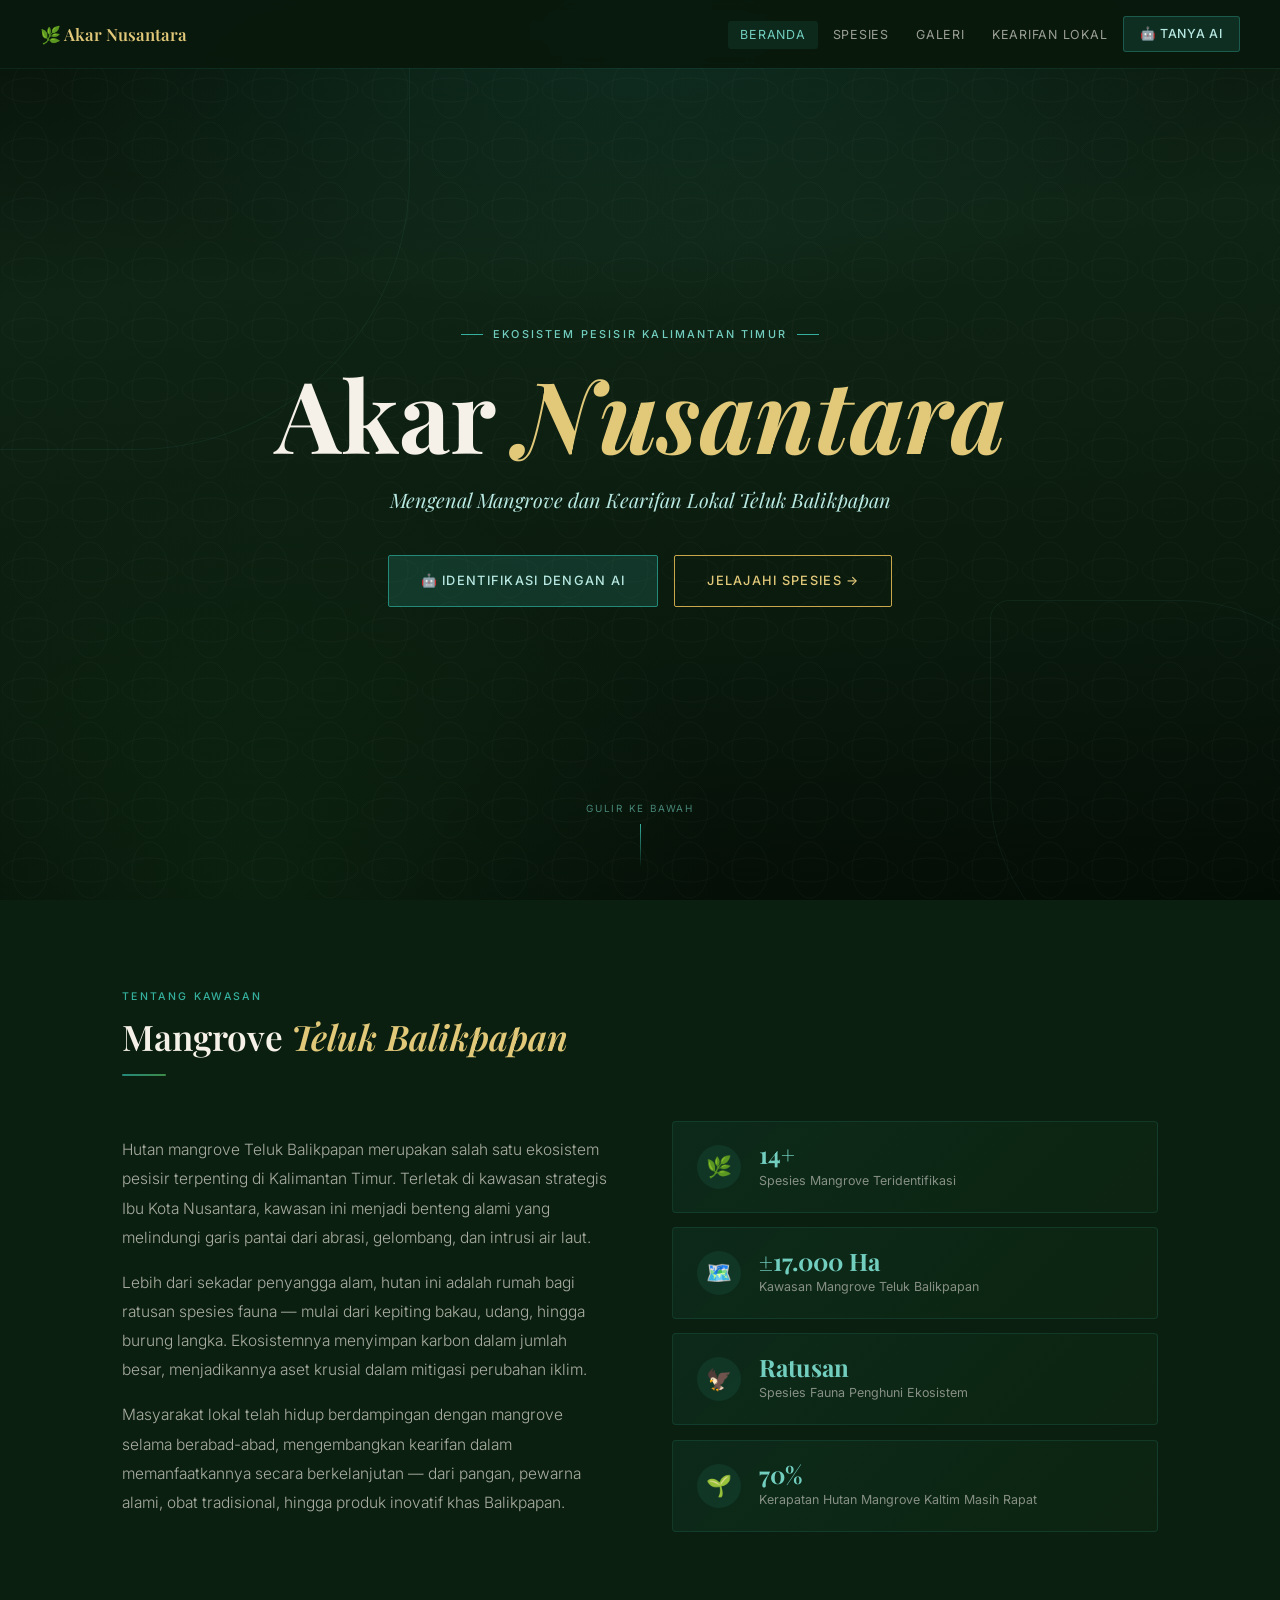
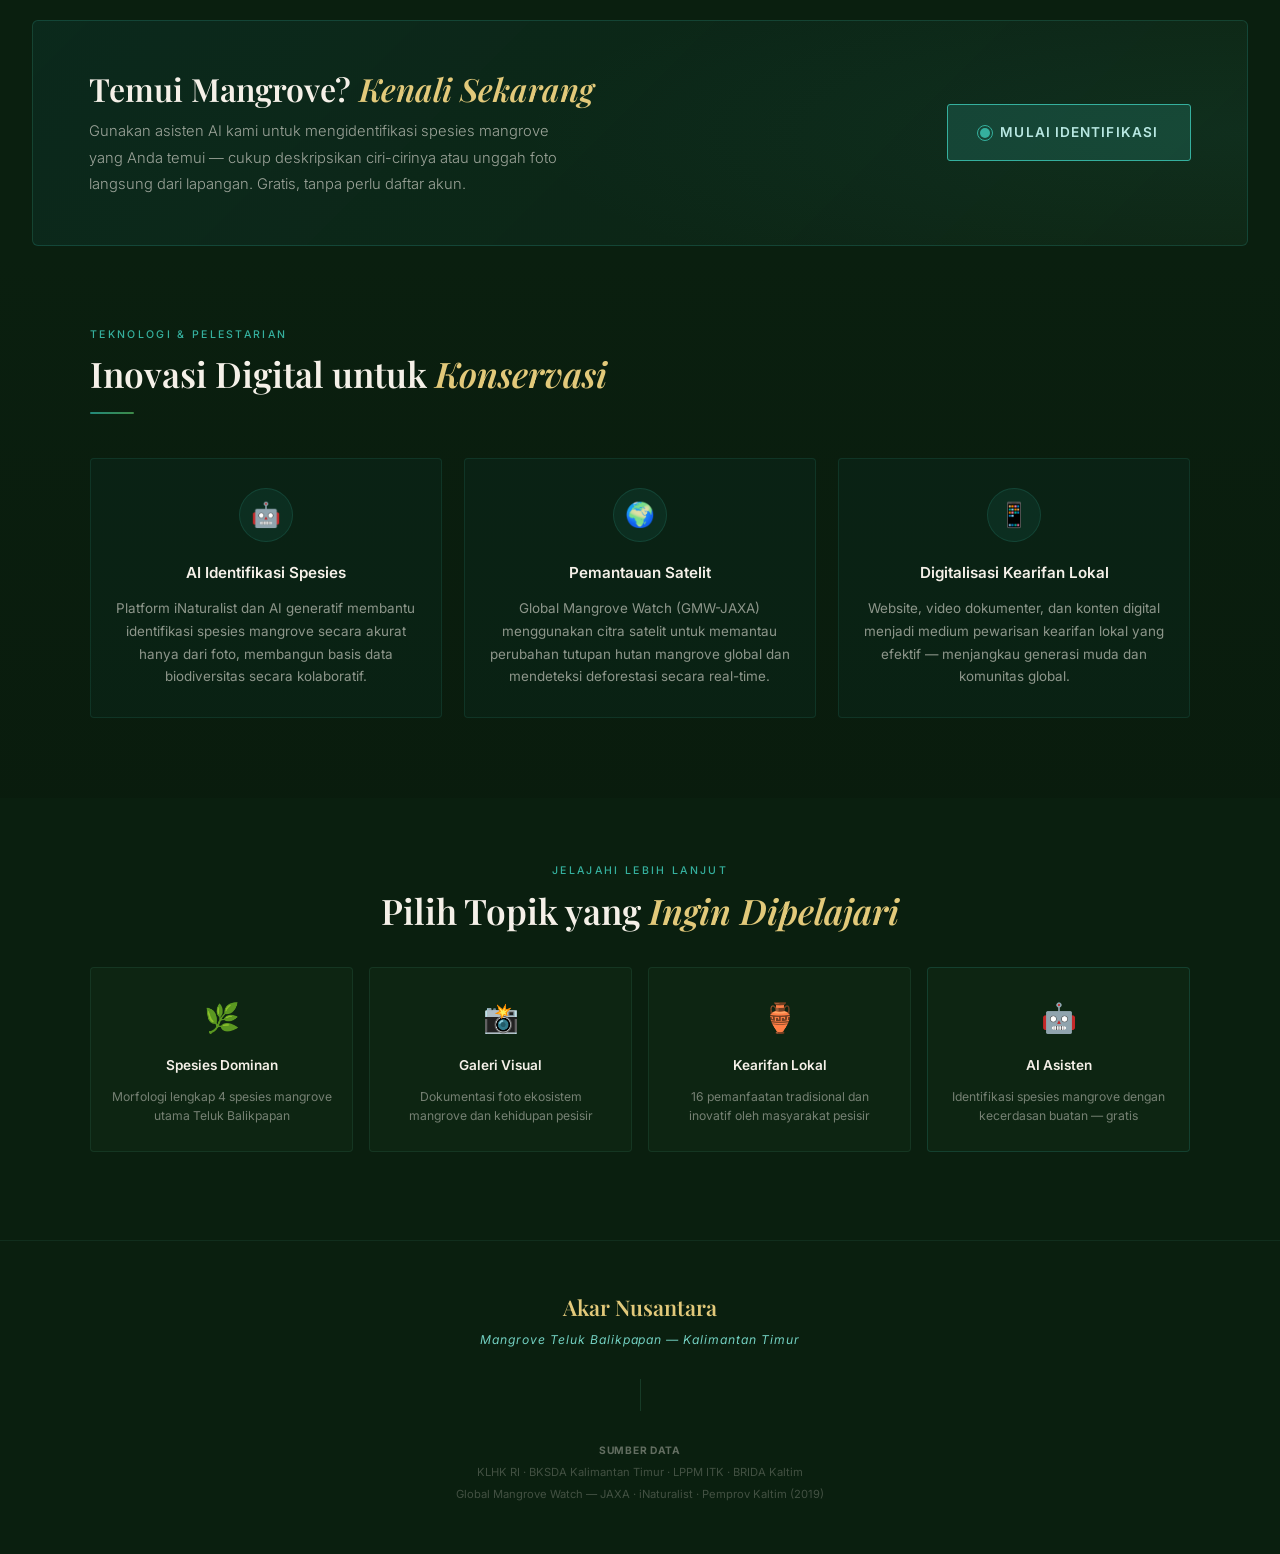
<file: index.html>
<!DOCTYPE html>
<html lang="id">
<head>
  <link rel="icon" href="data:image/svg+xml,<svg xmlns='http://www.w3.org/2000/svg' viewBox='0 0 100 100'><text y='.9em' font-size='90'>🌿</text></svg>">
  <meta charset="UTF-8">
  <meta name="viewport" content="width=device-width, initial-scale=1.0">
  <title>Akar Nusantara — Mangrove Teluk Balikpapan</title>
  <meta name="description" content="Website edukatif tentang ekosistem mangrove Teluk Balikpapan, Kalimantan Timur. Mengenal spesies, kearifan lokal, dan identifikasi dengan AI.">
  <link rel="stylesheet" href="css/style.css">
  <style>
    /* ── HERO ── */
    #hero {
      height: 100vh; min-height: 620px;
      display: flex; flex-direction: column;
      align-items: center; justify-content: center;
      position: relative; overflow: hidden;
      text-align: center; padding: 6rem 1.5rem 4rem;
    }
    .hero-bg {
      position: absolute; inset: 0;
      background:
        radial-gradient(ellipse 80% 60% at 50% 0%, rgba(35,137,122,0.18) 0%, transparent 60%),
        radial-gradient(ellipse 60% 80% at 20% 100%, rgba(30,90,40,0.22) 0%, transparent 60%),
        linear-gradient(175deg, #071209 0%, #0f2415 30%, #0a1a0d 70%, #040c06 100%);
    }
    .hero-pattern {
      position: absolute; inset: 0; opacity: 0.05;
      background-image: url("data:image/svg+xml,%3Csvg width='60' height='60' viewBox='0 0 60 60' xmlns='http://www.w3.org/2000/svg'%3E%3Cg fill='none' stroke='%23fff' stroke-width='0.5'%3E%3Cellipse cx='30' cy='30' rx='28' ry='12'/%3E%3Cellipse cx='30' cy='30' rx='18' ry='28'/%3E%3C/g%3E%3C/svg%3E");
    }
    .hero-deco {
      position: absolute; border-radius: 50% 5% 50% 5%;
      border: 1px solid rgba(93,202,165,0.07);
      animation: leafFloat 9s ease-in-out infinite;
    }
    .hero-deco-1 { width: 550px; height: 550px; top: -100px; left: -140px; }
    .hero-deco-2 { width: 380px; height: 380px; bottom: -80px; right: -90px; border-radius: 5% 50% 5% 50%; animation-duration: 11s; animation-direction: reverse; }
    @keyframes leafFloat {
      0%,100% { transform: rotate(-18deg) scale(1); }
      50%      { transform: rotate(-15deg) scale(1.022); }
    }

    .hero-content { position: relative; z-index: 2; max-width: 760px; }

    .hero-eyebrow {
      font-size: 0.68rem; font-weight: 500; letter-spacing: 0.2em;
      text-transform: uppercase; color: var(--teal-200); margin-bottom: 1.1rem;
      display: flex; align-items: center; justify-content: center; gap: 10px;
      opacity: 0; animation: fadeUp 0.9s 0.2s forwards;
    }
    .hero-eyebrow::before, .hero-eyebrow::after {
      content: ''; display: block; width: 22px; height: 1px;
      background: var(--teal-300); flex-shrink: 0;
    }

    .hero-title {
      font-family: 'Playfair Display', serif;
      font-size: clamp(3rem, 8vw, 6.2rem);
      font-weight: 700; line-height: 1.05; color: var(--cream);
      opacity: 0; animation: fadeUp 0.9s 0.38s forwards;
    }
    .hero-title em { font-style: italic; color: var(--gold-light); }

    .hero-subtitle {
      font-family: 'Playfair Display', serif;
      font-size: clamp(0.95rem, 2.2vw, 1.25rem);
      font-weight: 400; font-style: italic;
      color: var(--teal-100); margin: 1.1rem auto 2.4rem; max-width: 520px;
      opacity: 0; animation: fadeUp 0.9s 0.56s forwards;
    }

    .hero-actions {
      display: flex; gap: 1rem; justify-content: center; flex-wrap: wrap;
      opacity: 0; animation: fadeUp 0.9s 0.74s forwards;
    }
    .btn-primary {
      display: inline-flex; align-items: center; gap: 8px;
      padding: 0.88rem 2rem; border-radius: 2px; cursor: pointer;
      background: rgba(53,176,158,0.18); border: 1px solid var(--teal-400);
      color: var(--teal-100); font-family: 'Inter', sans-serif;
      font-size: 0.8rem; font-weight: 500; letter-spacing: 0.1em;
      text-transform: uppercase; text-decoration: none;
      transition: background 0.3s, transform 0.3s, box-shadow 0.3s;
    }
    .btn-primary:hover { background: rgba(53,176,158,0.32); transform: translateY(-3px); box-shadow: 0 8px 22px rgba(35,137,122,0.25); }
    .btn-secondary {
      display: inline-flex; align-items: center; gap: 8px;
      padding: 0.88rem 2rem; border-radius: 2px; cursor: pointer;
      background: transparent; border: 1px solid var(--gold);
      color: var(--gold-light); font-family: 'Inter', sans-serif;
      font-size: 0.8rem; font-weight: 500; letter-spacing: 0.1em;
      text-transform: uppercase; text-decoration: none;
      transition: background 0.3s, transform 0.3s, box-shadow 0.3s;
    }
    .btn-secondary:hover { background: var(--gold); color: var(--green-900); transform: translateY(-3px); box-shadow: 0 8px 22px rgba(201,168,76,0.22); }

    .hero-scroll {
      position: absolute; bottom: 2rem; left: 0; right: 0;
      display: flex; flex-direction: column; align-items: center; gap: 7px;
      opacity: 0; animation: heroFade 1s 1.1s forwards;
    }
    .hero-scroll span { font-size: 0.62rem; letter-spacing: 0.18em; text-transform: uppercase; color: var(--teal-200); opacity: 0.6; }
    .scroll-line { width: 1px; height: 44px; background: linear-gradient(to bottom, var(--teal-300), transparent); animation: scrollPulse 2.2s ease-in-out infinite; }
    @keyframes scrollPulse {
      0%  { transform: scaleY(0); transform-origin: top; }
      49% { transform: scaleY(1); transform-origin: top; }
      50% { transform: scaleY(1); transform-origin: bottom; }
      100%{ transform: scaleY(0); transform-origin: bottom; }
    }
    @keyframes fadeUp   { from { opacity:0; transform:translateY(20px); } to { opacity:1; transform:translateY(0); } }
    @keyframes heroFade { from { opacity:0; } to { opacity:1; } }

    /* ── TENTANG ── */
    #tentang { padding: 5.5rem 2rem; }
    .tentang-grid { display: grid; grid-template-columns: 1fr 1fr; gap: 4rem; align-items: center; margin-top: 2.8rem; }
    .stats-grid   { display: grid; gap: 0.9rem; }

    /* ── AI CTA BANNER ── */
    #ai-cta {
      margin: 0 2rem;
      padding: 3rem 3.5rem;
      background: linear-gradient(135deg, rgba(13,61,54,0.35) 0%, rgba(18,42,22,0.5) 100%);
      border: 1px solid rgba(53,176,158,0.22);
      border-radius: 6px; position: relative; overflow: hidden;
      display: flex; align-items: center; justify-content: space-between; gap: 2rem;
    }
    #ai-cta::before {
      content: ''; position: absolute; inset: 0;
      background: radial-gradient(ellipse 60% 80% at 100% 50%, rgba(35,137,122,0.1), transparent);
    }
    .ai-cta-text { position: relative; z-index: 1; }
    .ai-cta-text h2 { font-family: 'Playfair Display', serif; font-size: clamp(1.4rem,3vw,2rem); font-weight: 600; color: var(--cream); line-height: 1.25; }
    .ai-cta-text h2 em { font-style: italic; color: var(--gold-light); }
    .ai-cta-text p { margin-top: 0.6rem; font-size: 0.92rem; font-weight: 300; color: rgba(245,240,232,0.62); max-width: 480px; line-height: 1.78; }
    .ai-cta-action { position: relative; z-index: 1; flex-shrink: 0; }
    .btn-ai-big {
      display: inline-flex; align-items: center; gap: 10px;
      padding: 1rem 2rem; border-radius: 3px;
      background: rgba(53,176,158,0.2); border: 1px solid var(--teal-300);
      color: var(--teal-100); font-family: 'Inter', sans-serif;
      font-size: 0.85rem; font-weight: 600; letter-spacing: 0.08em;
      text-transform: uppercase; text-decoration: none;
      transition: background 0.3s, transform 0.3s, box-shadow 0.3s;
      white-space: nowrap;
    }
    .btn-ai-big:hover { background: rgba(53,176,158,0.35); transform: translateY(-3px); box-shadow: 0 10px 28px rgba(35,137,122,0.3); }
    .ai-cta-pulse {
      display: inline-flex; width: 10px; height: 10px; border-radius: 50%;
      background: var(--teal-300); position: relative;
    }
    .ai-cta-pulse::after { content: ''; position: absolute; inset: -3px; border-radius: 50%; border: 1px solid var(--teal-300); animation: pulse 2s ease-out infinite; }
    @keyframes pulse { 0% { transform:scale(1); opacity:0.8; } 100% { transform:scale(2.2); opacity:0; } }

    /* ── INOVASI ── */
    #inovasi { padding: 5rem 2rem; background: linear-gradient(180deg, transparent, rgba(9,26,12,0.6)); }
    .inovasi-grid { display: grid; grid-template-columns: repeat(3,1fr); gap: 1.4rem; margin-top: 2.8rem; }
    .inovasi-card {
      background: rgba(13,61,54,0.17); border: 1px solid rgba(53,176,158,0.13);
      border-radius: 4px; padding: 1.8rem 1.4rem; text-align: center;
      transition: background 0.38s, border-color 0.38s, transform 0.38s;
    }
    .inovasi-card:hover { background: rgba(13,61,54,0.32); border-color: rgba(53,176,158,0.3); transform: translateY(-5px); }
    .inovasi-icon { width: 54px; height: 54px; border-radius: 50%; background: rgba(35,137,122,0.12); border: 1px solid rgba(53,176,158,0.17); display: flex; align-items: center; justify-content: center; font-size: 1.5rem; margin: 0 auto 1.1rem; transition: background 0.38s, transform 0.38s; }
    .inovasi-card:hover .inovasi-icon { background: rgba(35,137,122,0.25); transform: scale(1.1) rotate(-5deg); }
    .inovasi-title { font-size: 0.95rem; font-weight: 600; color: var(--cream); margin-bottom: 0.7rem; }
    .inovasi-desc  { font-size: 0.84rem; color: rgba(245,240,232,0.56); line-height: 1.7; }

    /* ── QUICK NAV ── */
    #quick-nav { padding: 4rem 2rem 5.5rem; }
    .qnav-grid { display: grid; grid-template-columns: repeat(4,1fr); gap: 1rem; margin-top: 2.2rem; }
    .qnav-card {
      background: rgba(18,42,22,0.55); border: 1px solid rgba(93,202,165,0.1);
      border-radius: 4px; padding: 1.6rem 1.2rem;
      text-decoration: none; display: flex; flex-direction: column; align-items: center;
      gap: 0.7rem; text-align: center;
      transition: border-color 0.35s, transform 0.35s, background 0.35s;
      position: relative; overflow: hidden;
    }
    .qnav-card::after { content: ''; position: absolute; bottom: 0; left: 0; right: 0; height: 2px; background: linear-gradient(to right, var(--teal-400), var(--green-400)); transform: scaleX(0); transform-origin: left; transition: transform 0.38s; }
    .qnav-card:hover { border-color: rgba(93,202,165,0.26); transform: translateY(-4px); background: rgba(18,42,22,0.75); }
    .qnav-card:hover::after { transform: scaleX(1); }
    .qnav-icon  { font-size: 1.8rem; }
    .qnav-title { font-size: 0.85rem; font-weight: 600; color: var(--cream); }
    .qnav-desc  { font-size: 0.76rem; color: rgba(245,240,232,0.45); line-height: 1.55; }

    /* RESPONSIVE tambahan */
    @media (max-width: 860px) {
      .inovasi-grid { grid-template-columns: 1fr 1fr; }
      .qnav-grid    { grid-template-columns: 1fr 1fr; }
    }
    @media (max-width: 660px) {
      #tentang      { padding: 3.5rem 1.2rem; }
      #inovasi      { padding: 3.5rem 1.2rem; }
      #quick-nav    { padding: 3rem 1.2rem 4rem; }
      #ai-cta       { margin: 0 1.2rem; padding: 2rem 1.6rem; flex-direction: column; text-align: center; }
      .ai-cta-text p { max-width: 100%; }
      .tentang-grid { grid-template-columns: 1fr; gap: 2.5rem; }
      .inovasi-grid { grid-template-columns: 1fr; }
      .qnav-grid    { grid-template-columns: 1fr 1fr; }
    }
    @media (max-width: 400px) {
      .hero-title   { font-size: 2.5rem; }
      .qnav-grid    { grid-template-columns: 1fr; }
    }
  </style>
</head>
<body>

<!-- ══ NAVBAR ══ -->
<nav id="navbar">
  <a href="index.html" class="nav-logo">🌿 Akar Nusantara</a>
  <ul class="nav-links" id="navLinks">
    <li><a href="index.html"    class="active">Beranda</a></li>
    <li><a href="spesies.html"  >Spesies</a></li>
    <li><a href="galeri.html"   >Galeri</a></li>
    <li><a href="kearifan.html" >Kearifan Lokal</a></li>
    <li><a href="asisten.html"  class="nav-ai-btn">🤖 Tanya AI</a></li>
  </ul>
  <div class="hamburger" id="hamburger"><span></span><span></span><span></span></div>
</nav>

<!-- ══ HERO ══ -->
<section id="hero">
  <div class="hero-bg"></div>
  <div class="hero-pattern"></div>
  <div class="hero-deco hero-deco-1"></div>
  <div class="hero-deco hero-deco-2"></div>

  <div class="hero-content">
    <p class="hero-eyebrow">Ekosistem Pesisir Kalimantan Timur</p>
    <h1 class="hero-title">Akar <em>Nusantara</em></h1>
    <p class="hero-subtitle">Mengenal Mangrove dan Kearifan Lokal Teluk Balikpapan</p>
    <div class="hero-actions">
      <a href="asisten.html" class="btn-primary">
        🤖 Identifikasi dengan AI
      </a>
      <a href="spesies.html" class="btn-secondary">
        Jelajahi Spesies →
      </a>
    </div>
  </div>

  <div class="hero-scroll">
    <span>Gulir ke bawah</span>
    <div class="scroll-line"></div>
  </div>
</section>

<!-- ══ TENTANG ══ -->
<section id="tentang">
  <div style="max-width:1100px;margin:0 auto;padding:0 2rem;">
    <div class="reveal">
      <p class="section-label">Tentang Kawasan</p>
      <h2 class="section-title">Mangrove <em>Teluk Balikpapan</em></h2>
      <div class="divider"></div>
    </div>
    <div class="tentang-grid">
      <div class="reveal reveal-delay-1">
        <p class="body-text" style="margin-bottom:1rem;">
          Hutan mangrove Teluk Balikpapan merupakan salah satu ekosistem pesisir terpenting di
          Kalimantan Timur. Terletak di kawasan strategis Ibu Kota Nusantara, kawasan ini menjadi
          benteng alami yang melindungi garis pantai dari abrasi, gelombang, dan intrusi air laut.
        </p>
        <p class="body-text" style="margin-bottom:1rem;">
          Lebih dari sekadar penyangga alam, hutan ini adalah rumah bagi ratusan spesies fauna —
          mulai dari kepiting bakau, udang, hingga burung langka. Ekosistemnya menyimpan karbon
          dalam jumlah besar, menjadikannya aset krusial dalam mitigasi perubahan iklim.
        </p>
        <p class="body-text">
          Masyarakat lokal telah hidup berdampingan dengan mangrove selama berabad-abad,
          mengembangkan kearifan dalam memanfaatkannya secara berkelanjutan — dari pangan,
          pewarna alami, obat tradisional, hingga produk inovatif khas Balikpapan.
        </p>
      </div>
      <div class="stats-grid reveal reveal-delay-2">
        <div class="stat-card">
          <div class="stat-icon">🌿</div>
          <div><div class="stat-number">14+</div><div class="stat-desc">Spesies Mangrove Teridentifikasi</div></div>
        </div>
        <div class="stat-card">
          <div class="stat-icon">🗺️</div>
          <div><div class="stat-number">±17.000 Ha</div><div class="stat-desc">Kawasan Mangrove Teluk Balikpapan</div></div>
        </div>
        <div class="stat-card">
          <div class="stat-icon">🦅</div>
          <div><div class="stat-number">Ratusan</div><div class="stat-desc">Spesies Fauna Penghuni Ekosistem</div></div>
        </div>
        <div class="stat-card">
          <div class="stat-icon">🌱</div>
          <div><div class="stat-number">70%</div><div class="stat-desc">Kerapatan Hutan Mangrove Kaltim Masih Rapat</div></div>
        </div>
      </div>
    </div>
  </div>
</section>

<!-- ══ AI CTA BANNER ══ -->
<div id="ai-cta" class="reveal">
  <div class="ai-cta-text">
    <h2>Temui Mangrove? <em>Kenali Sekarang</em></h2>
    <p>
      Gunakan asisten AI kami untuk mengidentifikasi spesies mangrove yang Anda temui —
      cukup deskripsikan ciri-cirinya atau unggah foto langsung dari lapangan.
      Gratis, tanpa perlu daftar akun.
    </p>
  </div>
  <div class="ai-cta-action">
    <a href="asisten.html" class="btn-ai-big">
      <span class="ai-cta-pulse"></span>
      Mulai Identifikasi
    </a>
  </div>
</div>

<!-- ══ INOVASI ══ -->
<section id="inovasi">
  <div style="max-width:1100px;margin:0 auto;">
    <div class="reveal">
      <p class="section-label">Teknologi & Pelestarian</p>
      <h2 class="section-title">Inovasi Digital untuk <em>Konservasi</em></h2>
      <div class="divider"></div>
    </div>
    <div class="inovasi-grid">
      <div class="inovasi-card reveal reveal-delay-1">
        <div class="inovasi-icon">🤖</div>
        <div class="inovasi-title">AI Identifikasi Spesies</div>
        <div class="inovasi-desc">Platform iNaturalist dan AI generatif membantu identifikasi spesies mangrove secara akurat hanya dari foto, membangun basis data biodiversitas secara kolaboratif.</div>
      </div>
      <div class="inovasi-card reveal reveal-delay-2">
        <div class="inovasi-icon">🌍</div>
        <div class="inovasi-title">Pemantauan Satelit</div>
        <div class="inovasi-desc">Global Mangrove Watch (GMW-JAXA) menggunakan citra satelit untuk memantau perubahan tutupan hutan mangrove global dan mendeteksi deforestasi secara real-time.</div>
      </div>
      <div class="inovasi-card reveal reveal-delay-3">
        <div class="inovasi-icon">📱</div>
        <div class="inovasi-title">Digitalisasi Kearifan Lokal</div>
        <div class="inovasi-desc">Website, video dokumenter, dan konten digital menjadi medium pewarisan kearifan lokal yang efektif — menjangkau generasi muda dan komunitas global.</div>
      </div>
    </div>
  </div>
</section>

<!-- ══ QUICK NAV ══ -->
<section id="quick-nav">
  <div style="max-width:1100px;margin:0 auto;">
    <div class="reveal" style="text-align:center;">
      <p class="section-label" style="justify-content:center;display:flex;">Jelajahi Lebih Lanjut</p>
      <h2 class="section-title">Pilih Topik yang <em>Ingin Dipelajari</em></h2>
    </div>
    <div class="qnav-grid">
      <a href="spesies.html" class="qnav-card reveal reveal-delay-1">
        <div class="qnav-icon">🌿</div>
        <div class="qnav-title">Spesies Dominan</div>
        <div class="qnav-desc">Morfologi lengkap 4 spesies mangrove utama Teluk Balikpapan</div>
      </a>
      <a href="galeri.html" class="qnav-card reveal reveal-delay-2">
        <div class="qnav-icon">📸</div>
        <div class="qnav-title">Galeri Visual</div>
        <div class="qnav-desc">Dokumentasi foto ekosistem mangrove dan kehidupan pesisir</div>
      </a>
      <a href="kearifan.html" class="qnav-card reveal reveal-delay-3">
        <div class="qnav-icon">🏺</div>
        <div class="qnav-title">Kearifan Lokal</div>
        <div class="qnav-desc">16 pemanfaatan tradisional dan inovatif oleh masyarakat pesisir</div>
      </a>
      <a href="asisten.html" class="qnav-card reveal reveal-delay-4" style="border-color:rgba(53,176,158,0.2);">
        <div class="qnav-icon">🤖</div>
        <div class="qnav-title">AI Asisten</div>
        <div class="qnav-desc">Identifikasi spesies mangrove dengan kecerdasan buatan — gratis</div>
      </a>
    </div>
  </div>
</section>

<!-- ══ FOOTER ══ -->
<footer>
  <div class="footer-logo">Akar Nusantara</div>
  <p class="footer-tagline">Mangrove Teluk Balikpapan — Kalimantan Timur</p>
  <div class="footer-divider"></div>
  <div class="footer-sources">
    <strong>Sumber Data</strong><br>
    KLHK RI · BKSDA Kalimantan Timur · LPPM ITK · BRIDA Kaltim<br>
    Global Mangrove Watch — JAXA · iNaturalist · Pemprov Kaltim (2019)
  </div>
</footer>

<script>
  // Hamburger
  const hamburger = document.getElementById('hamburger');
  const navLinks  = document.getElementById('navLinks');
  hamburger.addEventListener('click', () => navLinks.classList.toggle('open'));
  navLinks.querySelectorAll('a').forEach(a => a.addEventListener('click', () => navLinks.classList.remove('open')));

  // Scroll reveal
  const observer = new IntersectionObserver(entries => {
    entries.forEach(e => { if (e.isIntersecting) { e.target.classList.add('visible'); observer.unobserve(e.target); } });
  }, { threshold: 0.1, rootMargin: '0px 0px -48px 0px' });
  document.querySelectorAll('.reveal').forEach(el => observer.observe(el));
</script>
</body>
</html>
</file>
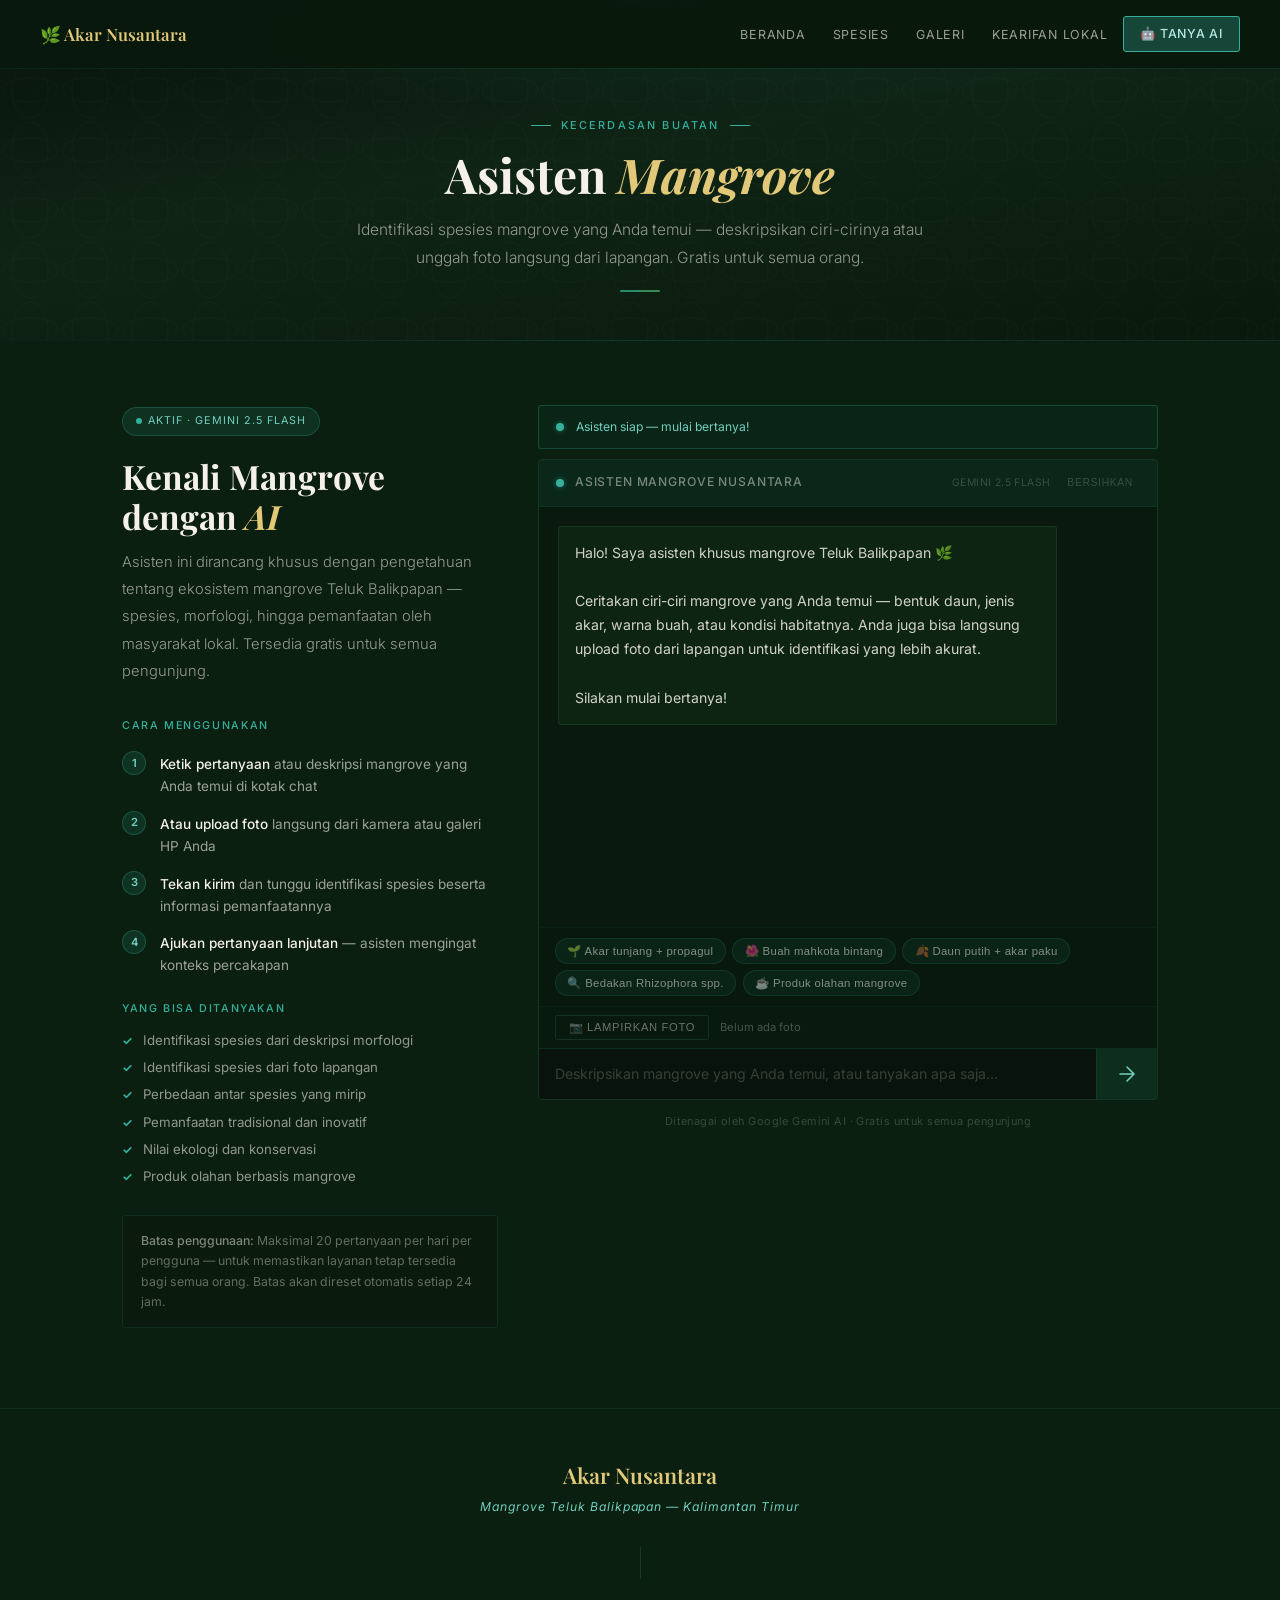
<file: asisten.html>
<!DOCTYPE html>
<html lang="id">
<head>
  <link rel="icon" href="data:image/svg+xml,<svg xmlns='http://www.w3.org/2000/svg' viewBox='0 0 100 100'><text y='.9em' font-size='90'>🌿</text></svg>">
  <meta charset="UTF-8">
  <meta name="viewport" content="width=device-width, initial-scale=1.0">
  <title>AI Asisten Mangrove — Akar Nusantara</title>
  <meta name="description" content="Identifikasi spesies mangrove Teluk Balikpapan dengan kecerdasan buatan. Upload foto atau deskripsikan ciri-ciri mangrove yang Anda temui.">
  <link rel="stylesheet" href="css/style.css">
  <style>
    /* ── LAYOUT ── */
    .asisten-layout {
      display: grid;
      grid-template-columns: 1fr 1.65fr;
      gap: 2.5rem;
      align-items: start;
    }

    /* ── PANEL KIRI ── */
    .asisten-info { position: sticky; top: calc(var(--nav-h) + 1.5rem); }

    .info-badge {
      display: inline-flex; align-items: center; gap: 6px;
      font-size: 0.67rem; letter-spacing: 0.1em; text-transform: uppercase;
      padding: 0.3rem 0.8rem; border-radius: 20px;
      background: rgba(53,176,158,0.12); border: 1px solid rgba(53,176,158,0.25);
      color: var(--teal-200); margin-bottom: 1.2rem;
    }
    .info-badge-dot {
      width: 6px; height: 6px; border-radius: 50%;
      background: var(--teal-300);
      animation: badgePulse 2s ease-in-out infinite;
    }
    @keyframes badgePulse { 0%,100%{opacity:1;} 50%{opacity:0.35;} }

    .info-title {
      font-family: 'Playfair Display', serif;
      font-size: clamp(1.55rem, 3vw, 2.1rem);
      font-weight: 700; line-height: 1.2; color: var(--cream);
      margin-bottom: 0.8rem;
    }
    .info-title em { font-style: italic; color: var(--gold-light); }

    .info-desc {
      font-size: 0.92rem; font-weight: 300;
      color: rgba(245,240,232,0.6); line-height: 1.85;
      margin-bottom: 2rem;
    }

    /* Cara pakai */
    .how-title {
      font-size: 0.67rem; letter-spacing: 0.15em; text-transform: uppercase;
      color: var(--teal-300); font-weight: 500; margin-bottom: 1rem;
    }
    .how-step {
      display: flex; align-items: flex-start; gap: 0.85rem;
      margin-bottom: 0.85rem;
    }
    .how-num {
      width: 24px; height: 24px; border-radius: 50%; flex-shrink: 0;
      background: rgba(53,176,158,0.14); border: 1px solid rgba(53,176,158,0.28);
      display: flex; align-items: center; justify-content: center;
      font-size: 0.7rem; font-weight: 600; color: var(--teal-200);
    }
    .how-text {
      font-size: 0.85rem; color: rgba(245,240,232,0.62);
      line-height: 1.62; padding-top: 2px;
    }
    .how-text strong { color: var(--cream); font-weight: 500; }

    /* Kapabilitas */
    .cap-title {
      font-size: 0.67rem; letter-spacing: 0.15em; text-transform: uppercase;
      color: var(--teal-300); font-weight: 500;
      margin: 1.5rem 0 0.8rem;
    }
    .cap-item {
      display: flex; align-items: flex-start; gap: 0.6rem;
      font-size: 0.83rem; color: rgba(245,240,232,0.58);
      margin-bottom: 0.45rem; line-height: 1.5;
    }
    .cap-item::before { content: '✓'; color: var(--teal-300); font-weight: 700; font-size: 0.75rem; flex-shrink: 0; margin-top: 1px; }

    /* Rate limit info */
    .rate-info {
      margin-top: 1.8rem; padding: 0.9rem 1.1rem;
      background: rgba(10,25,14,0.6);
      border: 1px solid rgba(93,202,165,0.1); border-radius: 3px;
    }
    .rate-info p {
      font-size: 0.77rem; color: rgba(245,240,232,0.38); line-height: 1.65;
    }
    .rate-info strong { color: rgba(245,240,232,0.5); font-weight: 500; }

    /* ── PANEL KANAN: Chat ── */
    .asisten-chat { display: flex; flex-direction: column; gap: 0; }

    /* Status bar */
    .status-bar {
      display: flex; align-items: center; gap: 0.7rem;
      padding: 0.65rem 1.1rem; margin-bottom: 0.6rem;
      background: rgba(13,61,54,0.2);
      border: 1px solid rgba(53,176,158,0.14); border-radius: 3px;
      font-size: 0.76rem; color: rgba(245,240,232,0.45);
    }
    .status-bar.ready { border-color: rgba(53,176,158,0.28); color: var(--teal-200); }
    .status-bar.error { border-color: rgba(240,128,128,0.25); color: #f08080; }
    .status-remaining {
      margin-left: auto; font-size: 0.7rem;
      color: rgba(245,240,232,0.28);
    }
    .status-remaining span { color: var(--teal-200); font-weight: 500; }

    /* Chat window */
    .chat-window {
      border: 1px solid rgba(93,202,165,0.13);
      border-radius: 4px; overflow: hidden;
    }
    .chat-topbar {
      padding: 0.8rem 1.1rem;
      background: rgba(13,61,54,0.28);
      border-bottom: 1px solid rgba(53,176,158,0.1);
      display: flex; align-items: center; gap: 0.65rem;
    }
    .chat-topbar-name  { font-size: 0.76rem; letter-spacing: 0.07em; text-transform: uppercase; color: rgba(245,240,232,0.48); font-weight: 500; }
    .chat-topbar-model { margin-left: auto; font-size: 0.65rem; color: rgba(245,240,232,0.2); letter-spacing: 0.04em; text-transform: uppercase; }
    .chat-clear-btn    { background: none; border: none; cursor: pointer; font-size: 0.65rem; letter-spacing: 0.06em; text-transform: uppercase; color: rgba(245,240,232,0.2); padding: 0.2rem 0.4rem; transition: color 0.2s; }
    .chat-clear-btn:hover { color: rgba(245,240,232,0.45); }

    /* Messages */
    .chat-messages {
      height: 420px; overflow-y: auto;
      padding: 1.2rem; display: flex; flex-direction: column; gap: 0.9rem;
      scroll-behavior: smooth;
      background: rgba(8,18,12,0.4);
    }
    .chat-messages::-webkit-scrollbar { width: 3px; }
    .chat-messages::-webkit-scrollbar-thumb { background: rgba(53,176,158,0.18); border-radius: 2px; }

    /* Quick prompts */
    .quick-prompts {
      padding: 0.65rem 1rem;
      background: rgba(8,18,12,0.5);
      border-top: 1px solid rgba(53,176,158,0.06);
      display: flex; gap: 0.4rem; flex-wrap: wrap;
    }

    /* Upload bar */
    .upload-bar {
      padding: 0.5rem 1rem;
      background: rgba(8,18,12,0.45);
      border-top: 1px solid rgba(53,176,158,0.05);
      display: flex; align-items: center; gap: 0.7rem;
    }

    /* Input */
    .chat-input-row { display: flex; border-top: 1px solid rgba(53,176,158,0.1); }
    .chat-textarea {
      flex: 1; background: rgba(8,18,12,0.85);
      border: none; outline: none; resize: none;
      padding: 0.85rem 1rem; color: var(--cream);
      font-family: 'Inter', sans-serif; font-size: 0.88rem;
      line-height: 1.6; min-height: 50px; max-height: 120px;
    }
    .chat-textarea::placeholder { color: rgba(245,240,232,0.2); }
    .chat-send {
      padding: 0 1.3rem; background: rgba(35,137,122,0.14);
      border: none; border-left: 1px solid rgba(53,176,158,0.1);
      color: var(--teal-200); cursor: pointer;
      display: flex; align-items: center; justify-content: center;
      min-width: 50px; transition: background 0.22s, color 0.22s;
    }
    .chat-send:hover:not(:disabled) { background: rgba(35,137,122,0.27); color: var(--teal-100); }
    .chat-send:disabled { opacity: 0.28; cursor: not-allowed; }

    /* Powered by */
    .powered-by {
      text-align: center; margin-top: 0.7rem;
      font-size: 0.68rem; color: rgba(245,240,232,0.2);
      letter-spacing: 0.04em;
    }

    /* ── RESPONSIVE ── */
    @media (max-width: 900px) {
      .asisten-layout { grid-template-columns: 1fr; }
      .asisten-info   { position: static; }
    }
    @media (max-width: 660px) {
      .chat-messages { height: 300px; }
      .rate-info, .cap-title, .cap-item { display: none; }
    }
  </style>
</head>
<body>

<!-- ══ NAVBAR ══ -->
<nav id="navbar">
  <a href="index.html" class="nav-logo">🌿 Akar Nusantara</a>
  <ul class="nav-links" id="navLinks">
    <li><a href="index.html"   >Beranda</a></li>
    <li><a href="spesies.html" >Spesies</a></li>
    <li><a href="galeri.html"  >Galeri</a></li>
    <li><a href="kearifan.html">Kearifan Lokal</a></li>
    <li><a href="asisten.html"  class="nav-ai-btn active">🤖 Tanya AI</a></li>
  </ul>
  <div class="hamburger" id="hamburger"><span></span><span></span><span></span></div>
</nav>

<!-- ══ PAGE HERO ══ -->
<div class="page-hero">
  <div class="page-hero-inner">
    <p class="page-eyebrow">Kecerdasan Buatan</p>
    <h1 class="page-title">Asisten <em>Mangrove</em></h1>
    <p class="page-subtitle">
      Identifikasi spesies mangrove yang Anda temui — deskripsikan ciri-cirinya
      atau unggah foto langsung dari lapangan. Gratis untuk semua orang.
    </p>
    <div class="page-divider"></div>
  </div>
</div>

<!-- ══ MAIN ══ -->
<main>
  <div class="asisten-layout">

    <!-- KIRI: Info -->
    <aside class="asisten-info reveal">

      <div class="info-badge">
        <span class="info-badge-dot"></span>
        Aktif · Gemini 2.5 Flash
      </div>

      <h2 class="info-title">Kenali Mangrove<br>dengan <em>AI</em></h2>
      <p class="info-desc">
        Asisten ini dirancang khusus dengan pengetahuan tentang ekosistem
        mangrove Teluk Balikpapan — spesies, morfologi, hingga pemanfaatan
        oleh masyarakat lokal. Tersedia gratis untuk semua pengunjung.
      </p>

      <p class="how-title">Cara Menggunakan</p>
      <div class="how-step">
        <div class="how-num">1</div>
        <div class="how-text"><strong>Ketik pertanyaan</strong> atau deskripsi mangrove yang Anda temui di kotak chat</div>
      </div>
      <div class="how-step">
        <div class="how-num">2</div>
        <div class="how-text"><strong>Atau upload foto</strong> langsung dari kamera atau galeri HP Anda</div>
      </div>
      <div class="how-step">
        <div class="how-num">3</div>
        <div class="how-text"><strong>Tekan kirim</strong> dan tunggu identifikasi spesies beserta informasi pemanfaatannya</div>
      </div>
      <div class="how-step">
        <div class="how-num">4</div>
        <div class="how-text"><strong>Ajukan pertanyaan lanjutan</strong> — asisten mengingat konteks percakapan</div>
      </div>

      <p class="cap-title">Yang Bisa Ditanyakan</p>
      <div class="cap-item">Identifikasi spesies dari deskripsi morfologi</div>
      <div class="cap-item">Identifikasi spesies dari foto lapangan</div>
      <div class="cap-item">Perbedaan antar spesies yang mirip</div>
      <div class="cap-item">Pemanfaatan tradisional dan inovatif</div>
      <div class="cap-item">Nilai ekologi dan konservasi</div>
      <div class="cap-item">Produk olahan berbasis mangrove</div>

      <div class="rate-info">
        <p>
          <strong>Batas penggunaan:</strong> Maksimal 20 pertanyaan per hari
          per pengguna — untuk memastikan layanan tetap tersedia bagi semua orang.
          Batas akan direset otomatis setiap 24 jam.
        </p>
      </div>

    </aside>

    <!-- KANAN: Chat -->
    <div class="asisten-chat reveal reveal-delay-2">

      <!-- Status bar -->
      <div class="status-bar ready" id="statusBar">
        <div class="ai-status-dot active"></div>
        <span id="statusText">Asisten siap — mulai bertanya!</span>
        <span class="status-remaining" id="remainingInfo"></span>
      </div>

      <!-- Chat Window -->
      <div class="chat-window">

        <div class="chat-topbar">
          <div class="ai-status-dot active"></div>
          <span class="chat-topbar-name">Asisten Mangrove Nusantara</span>
          <span class="chat-topbar-model">Gemini 2.5 Flash</span>
          <button class="chat-clear-btn" id="chatClear">Bersihkan</button>
        </div>

        <div class="chat-messages" id="chatMessages">
          <div class="ai-bubble assistant">
            Halo! Saya asisten khusus mangrove Teluk Balikpapan 🌿<br><br>
            Ceritakan ciri-ciri mangrove yang Anda temui — bentuk daun,
            jenis akar, warna buah, atau kondisi habitatnya. Anda juga bisa
            langsung upload foto dari lapangan untuk identifikasi yang lebih akurat.<br><br>
            Silakan mulai bertanya!
          </div>
        </div>

        <!-- Quick prompts -->
        <div class="quick-prompts">
          <button class="quick-btn" data-prompt="Mangrove dengan akar tunjang seperti jangkar dan propagul panjang menggantung, daun hijau tua mengkilap dengan tangkai kemerahan. Spesies apa dan apa manfaatnya?">🌱 Akar tunjang + propagul</button>
          <button class="quick-btn" data-prompt="Mangrove dengan buah bulat seperti mahkota bintang berwarna hijau kemerahan dan daun membulat tebal. Apa spesiesnya dan pemanfaatannya?">🌺 Buah mahkota bintang</button>
          <button class="quick-btn" data-prompt="Mangrove dengan daun keputihan di bagian bawah dan akar seperti paku-paku kecil keluar dari tanah lumpur. Apa ini?">🍂 Daun putih + akar paku</button>
          <button class="quick-btn" data-prompt="Apa perbedaan morfologi Rhizophora apiculata dan Rhizophora mucronata? Bagaimana cara membedakannya di lapangan?">🔍 Bedakan Rhizophora spp.</button>
          <button class="quick-btn" data-prompt="Apa saja produk olahan inovatif dari mangrove yang dikembangkan masyarakat Balikpapan dan bagaimana cara pengolahannya?">☕ Produk olahan mangrove</button>
        </div>

        <!-- Upload foto -->
        <div class="upload-bar">
          <button class="ai-upload-btn" id="uploadBtn">📷 Lampirkan Foto</button>
          <img class="ai-img-preview" id="imgPreview" alt="">
          <span class="ai-upload-name" id="uploadName">Belum ada foto</span>
          <input type="file" class="ai-img-input" id="imgInput" accept="image/*">
        </div>

        <!-- Input -->
        <div class="chat-input-row">
          <textarea class="chat-textarea" id="chatInput"
            placeholder="Deskripsikan mangrove yang Anda temui, atau tanyakan apa saja..."
            rows="1"></textarea>
          <button class="chat-send" id="chatSend">
            <svg width="18" height="18" viewBox="0 0 18 18" fill="none">
              <path d="M2 9h14M9 2l7 7-7 7" stroke="currentColor" stroke-width="1.6" stroke-linecap="round" stroke-linejoin="round"/>
            </svg>
          </button>
        </div>

      </div><!-- /chat-window -->

      <p class="powered-by">Ditenagai oleh Google Gemini AI · Gratis untuk semua pengunjung</p>

    </div><!-- /asisten-chat -->
  </div><!-- /asisten-layout -->
</main>

<!-- ══ FOOTER ══ -->
<footer>
  <div class="footer-logo">Akar Nusantara</div>
  <p class="footer-tagline">Mangrove Teluk Balikpapan — Kalimantan Timur</p>
  <div class="footer-divider"></div>
</footer>

<script>
  // ── NAVBAR ──
  const hamburger = document.getElementById('hamburger');
  const navLinks  = document.getElementById('navLinks');
  hamburger.addEventListener('click', () => navLinks.classList.toggle('open'));
  navLinks.querySelectorAll('a').forEach(a => a.addEventListener('click', () => navLinks.classList.remove('open')));

  // ── REVEAL ──
  const revObs = new IntersectionObserver(entries => {
    entries.forEach(e => { if (e.isIntersecting) { e.target.classList.add('visible'); revObs.unobserve(e.target); } });
  }, { threshold: 0.08 });
  document.querySelectorAll('.reveal').forEach(el => revObs.observe(el));

  // ── STATE ──
  let chatHistory      = [];
  let currentImgBase64 = null;
  let currentImgMime   = 'image/jpeg';
  let isLoading        = false;
  let remainingQuota   = 20;

  // ── DOM ──
  const statusBar     = document.getElementById('statusBar');
  const statusText    = document.getElementById('statusText');
  const remainingInfo = document.getElementById('remainingInfo');
  const chatMessages  = document.getElementById('chatMessages');
  const chatInput     = document.getElementById('chatInput');
  const chatSend      = document.getElementById('chatSend');
  const chatClear     = document.getElementById('chatClear');
  const uploadBtn     = document.getElementById('uploadBtn');
  const imgInput      = document.getElementById('imgInput');
  const imgPreview    = document.getElementById('imgPreview');
  const uploadName    = document.getElementById('uploadName');

  function updateRemaining(n) {
    if (n === undefined) return;
    remainingQuota = n;
    remainingInfo.innerHTML = `Sisa hari ini: <span>${n}</span> pertanyaan`;
  }

  // ── TEXTAREA RESIZE ──
  chatInput.addEventListener('input', () => {
    chatInput.style.height = 'auto';
    chatInput.style.height = Math.min(chatInput.scrollHeight, 120) + 'px';
  });
  chatInput.addEventListener('keydown', e => {
    if (e.key === 'Enter' && !e.shiftKey) { e.preventDefault(); sendMessage(); }
  });

  // ── UPLOAD FOTO ──
  uploadBtn.addEventListener('click', () => imgInput.click());
  imgInput.addEventListener('change', () => {
    const file = imgInput.files[0]; if (!file) return;
    currentImgMime = file.type || 'image/jpeg';
    uploadName.textContent = file.name;
    uploadName.classList.add('has-file');
    const reader = new FileReader();
reader.onload = ev => {
  // Kompres gambar sebelum kirim
  const img = new Image();
  img.onload = () => {
    const canvas = document.createElement('canvas');
    const MAX = 1024;
    let w = img.width, h = img.height;
    if (w > h && w > MAX) { h = h * MAX / w; w = MAX; }
    else if (h > MAX) { w = w * MAX / h; h = MAX; }
    canvas.width = w; canvas.height = h;
    canvas.getContext('2d').drawImage(img, 0, 0, w, h);
    const compressed = canvas.toDataURL('image/jpeg', 0.75);
    currentImgBase64 = compressed.split(',')[1];
    currentImgMime   = 'image/jpeg';
    imgPreview.src   = compressed;
    imgPreview.classList.add('show');
  };
  img.src = ev.target.result;
};
reader.readAsDataURL(file);
    imgInput.value = '';
  });

  // ── BUBBLE ──
  function addBubble(role, html) {
    const div      = document.createElement('div');
    div.className  = 'ai-bubble ' + role;
    div.innerHTML  = html;
    chatMessages.appendChild(div);
    chatMessages.scrollTop = chatMessages.scrollHeight;
    return div;
  }

  function formatText(text) {
    return text
      .replace(/\*\*(.*?)\*\*/g, '<strong>$1</strong>')
      .replace(/\*(.*?)\*/g,     '<em>$1</em>')
      .replace(/^- (.+)$/gm,    '• $1')
      .replace(/\n/g,            '<br>');
  }

  function clearImage() {
    currentImgBase64 = null;
    imgPreview.classList.remove('show');
    imgPreview.src = '';
    uploadName.textContent = 'Belum ada foto';
    uploadName.classList.remove('has-file');
  }

  // ── SEND — memanggil /api/chat di Vercel ──
  async function sendMessage() {
    if (isLoading) return;
    const text = chatInput.value.trim();
    if (!text && !currentImgBase64) return;

    isLoading = true;
    chatSend.disabled = true;
    chatInput.value   = '';
    chatInput.style.height = 'auto';

    // User bubble
    let userHtml = text
      ? text.replace(/</g,'&lt;').replace(/>/g,'&gt;').replace(/\n/g,'<br>')
      : '';
    if (currentImgBase64) {
      userHtml = `<img src="data:${currentImgMime};base64,${currentImgBase64}"
        style="max-width:200px;max-height:140px;border-radius:3px;display:block;
        margin-bottom:${text?'0.5rem':'0'}">` + userHtml;
    }
    addBubble('user', userHtml || '📷 <em>[foto dilampirkan]</em>');

    // Simpan ke history (tanpa gambar besar agar tidak overflow)
    chatHistory.push({
      role: 'user',
      parts: [{ text: text || 'Identifikasi mangrove pada foto.' }]
    });

    const imgPayload = currentImgBase64;
    const mimePayload = currentImgMime;
    clearImage();

    const thinking = addBubble('thinking', '⏳ Sedang menganalisis...');

    try {
      const res = await fetch('/api/chat', {
        method:  'POST',
        headers: { 'Content-Type': 'application/json' },
        body: JSON.stringify({
          message:     text || '',
          imageBase64: imgPayload  || null,
          imageMime:   mimePayload || null,
          history:     chatHistory.slice(0, -1) // kirim history tanpa pesan terakhir
        })
      });

      const data = await res.json();

      if (!res.ok) {
        thinking.remove();
        // Rate limit
        if (res.status === 429) {
          addBubble('assistant',
            `⏳ <strong>Batas harian tercapai.</strong><br>
            Kuota 20 pertanyaan per hari sudah habis. Coba lagi dalam
            ${data.resetIn || 'beberapa'} menit.`
          );
          statusBar.className = 'status-bar error';
          statusText.textContent = 'Kuota harian habis — coba lagi besok';
          remainingInfo.innerHTML = 'Sisa: <span>0</span>';
        } else {
          addBubble('assistant', `⚠️ ${data.error || 'Terjadi kesalahan. Coba lagi.'}`);
        }
        chatHistory.pop();
      } else {
        const reply = data.reply || 'Maaf, tidak ada respons.';
        chatHistory.push({ role: 'model', parts: [{ text: reply }] });
        if (chatHistory.length > 20) chatHistory = chatHistory.slice(-20);
        thinking.remove();
        addBubble('assistant', formatText(reply));
        updateRemaining(data.remaining);
      }
    } catch (err) {
      thinking.remove();
      addBubble('assistant', '⚠️ Gagal terhubung ke server. Periksa koneksi internet Anda.');
      chatHistory.pop();
    }

    isLoading = false;
    chatSend.disabled = false;
    chatInput.focus();
  }

  chatSend.addEventListener('click', sendMessage);

  // ── QUICK PROMPTS ──
  document.querySelectorAll('.quick-btn').forEach(btn => {
    btn.addEventListener('click', () => {
      chatInput.value = btn.dataset.prompt;
      chatInput.dispatchEvent(new Event('input'));
      sendMessage();
    });
  });

  // ── CLEAR ──
  chatClear.addEventListener('click', () => {
    chatHistory = [];
    chatMessages.innerHTML = '';
    addBubble('assistant', 'Chat dibersihkan 🌿 Silakan mulai pertanyaan baru!');
  });

  // ── AUTO PROMPT dari URL ──
  // Contoh: asisten.html?prompt=Rhizophora+apiculata
  const urlParams  = new URLSearchParams(window.location.search);
  const autoPrompt = urlParams.get('prompt');
  if (autoPrompt) {
    chatInput.value = decodeURIComponent(autoPrompt);
    chatInput.dispatchEvent(new Event('input'));
    chatInput.focus();
  }
</script>
</body>
</html>
</file>
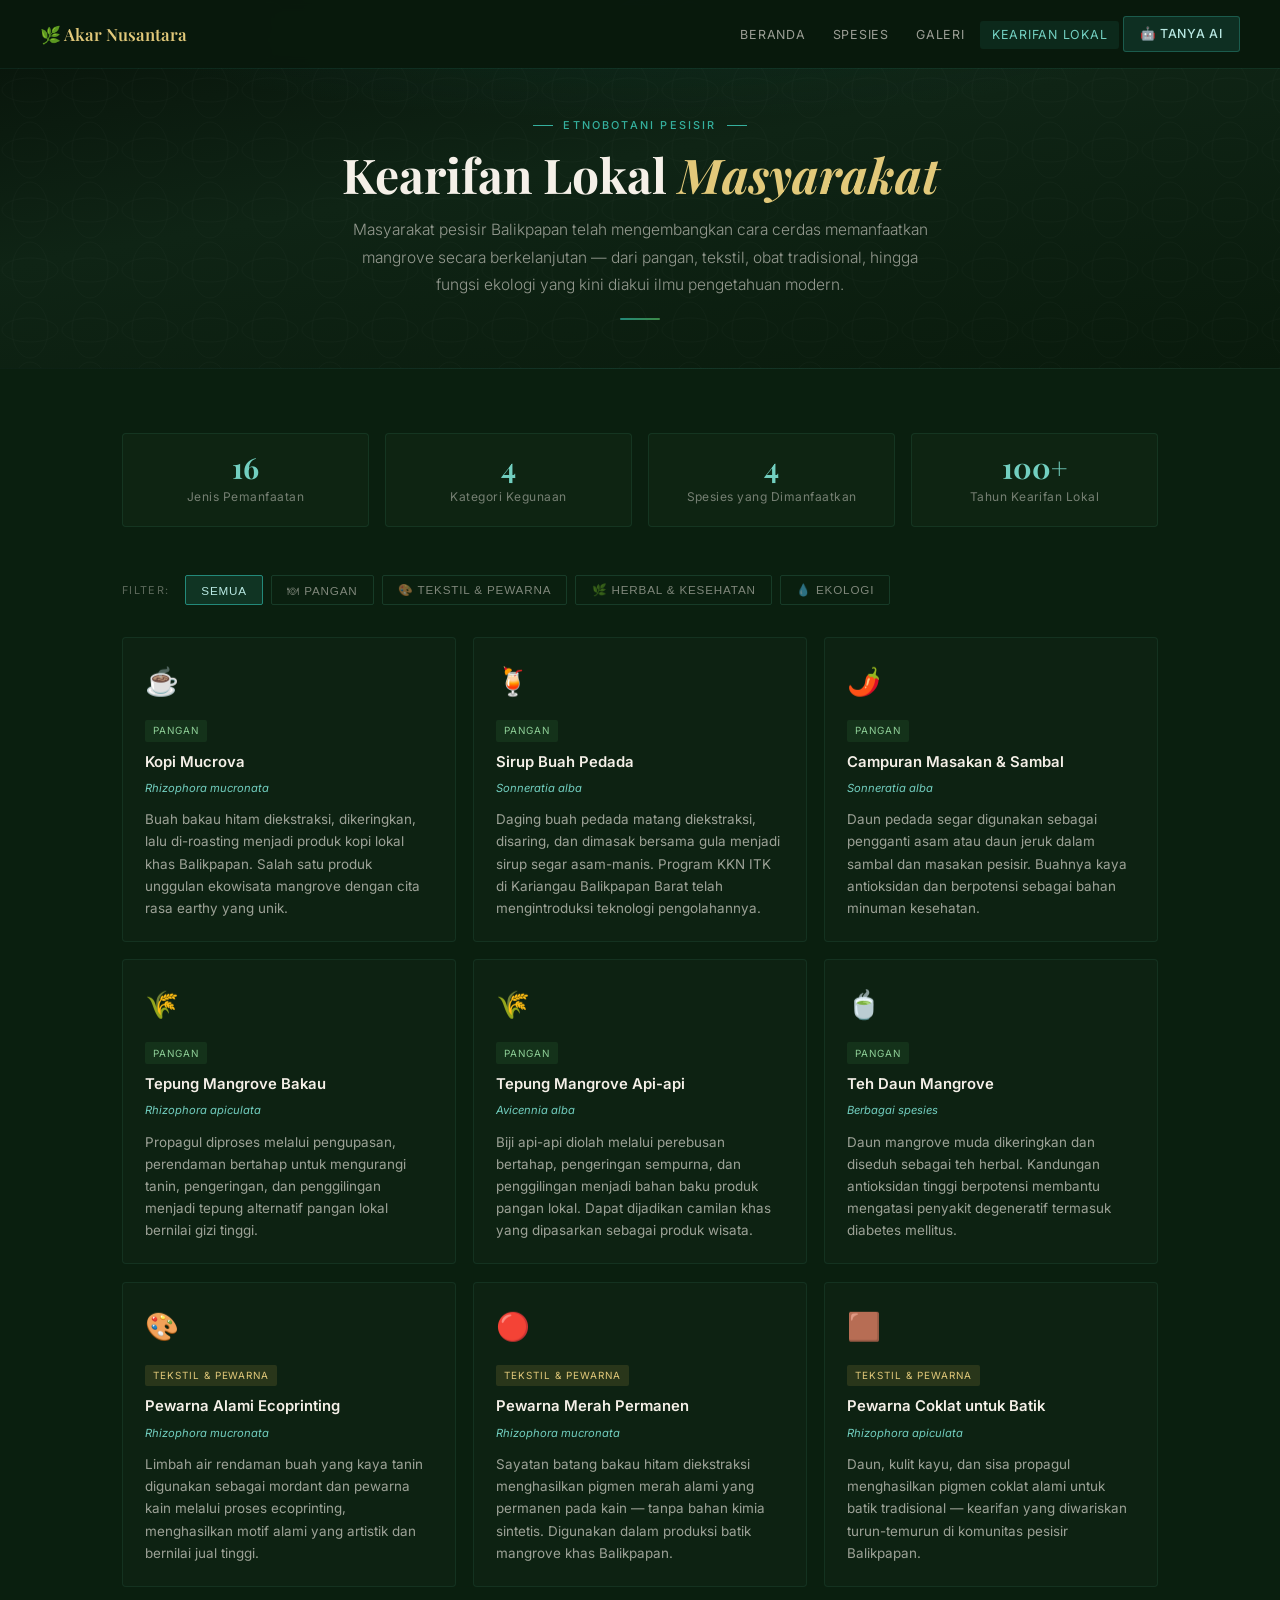
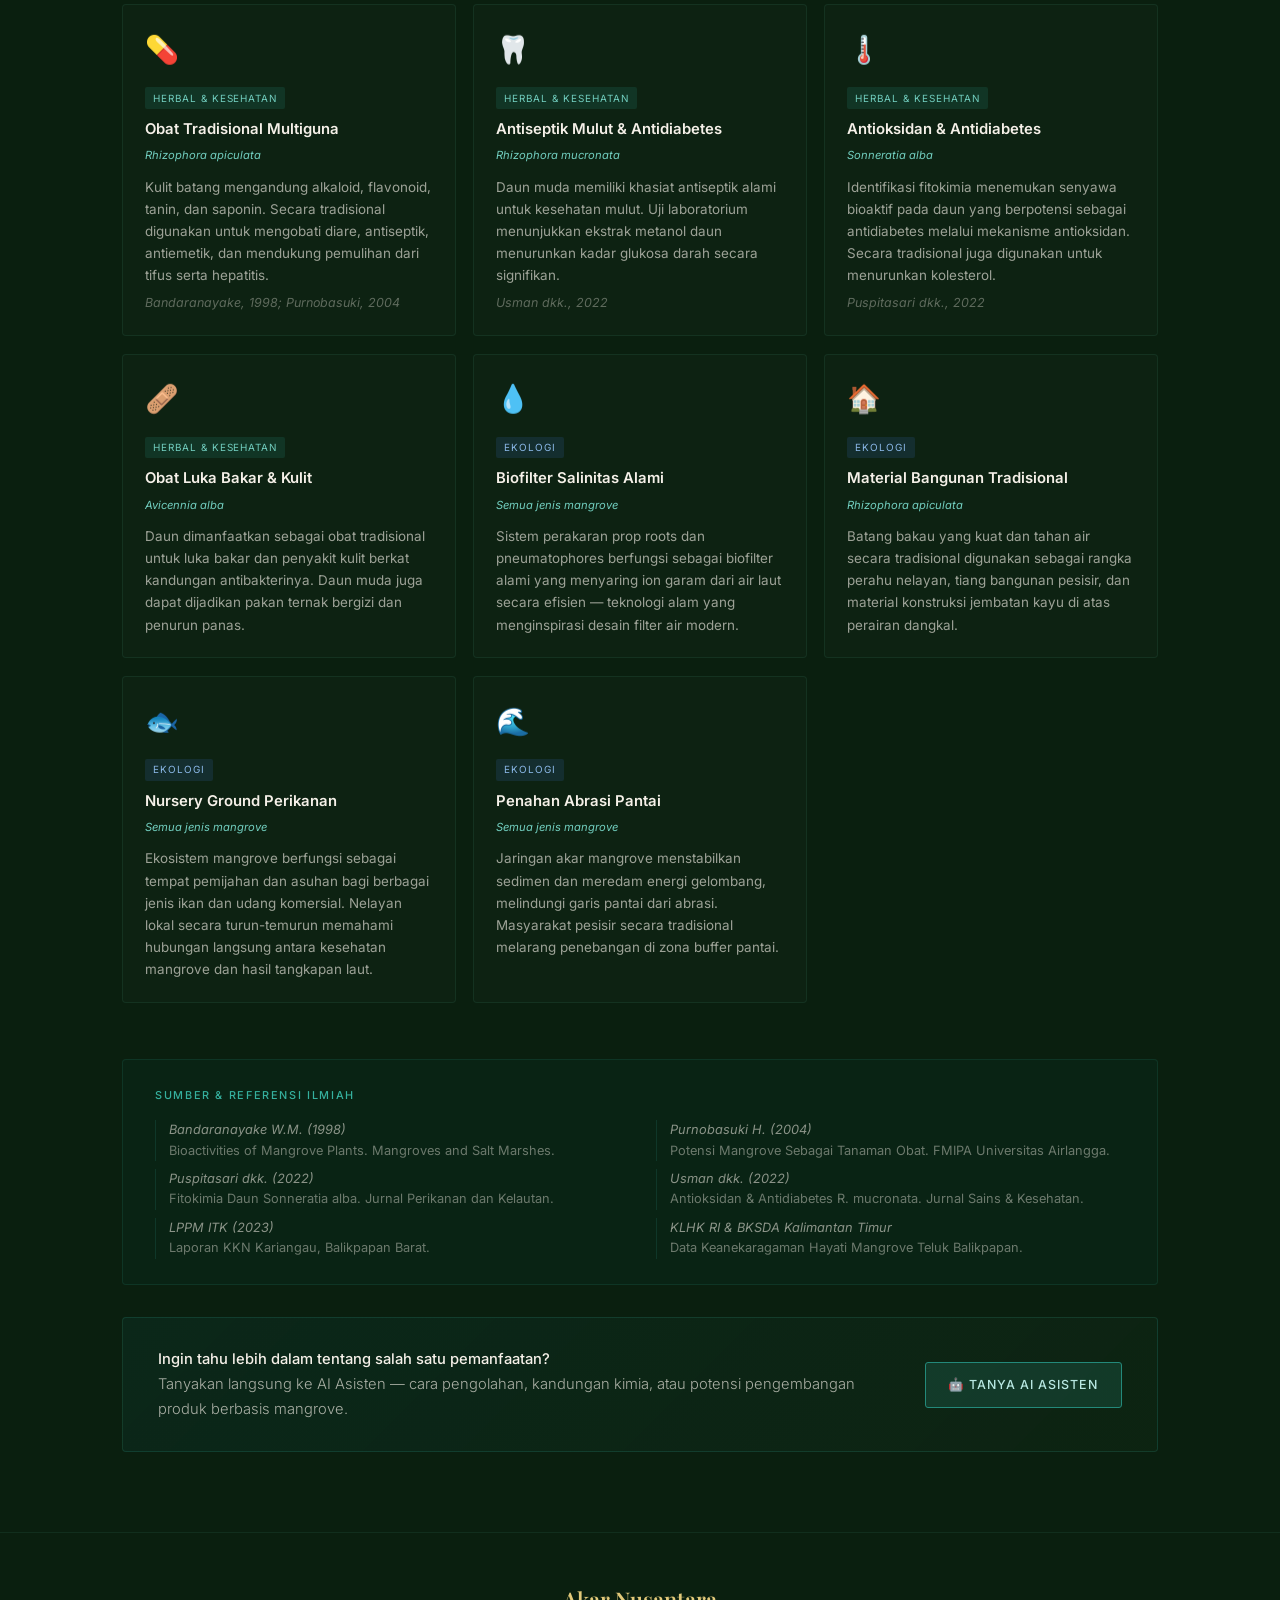
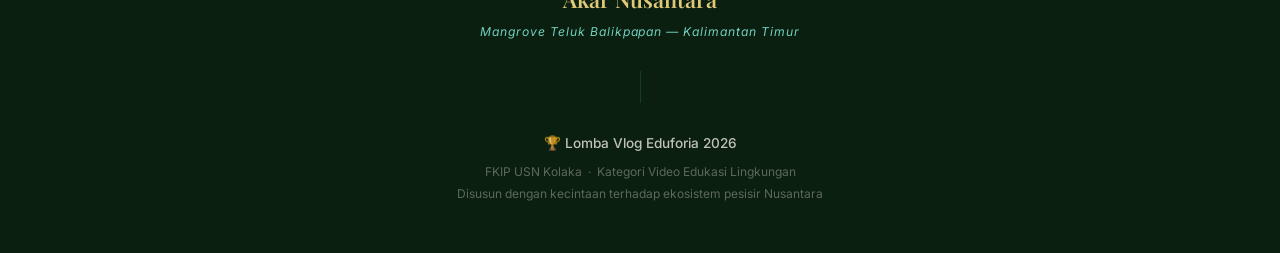
<file: kearifan.html>
<!DOCTYPE html>
<html lang="id">
<head>
  <link rel="icon" href="data:image/svg+xml,<svg xmlns='http://www.w3.org/2000/svg' viewBox='0 0 100 100'><text y='.9em' font-size='90'>🌿</text></svg>">
  <meta charset="UTF-8">
  <meta name="viewport" content="width=device-width, initial-scale=1.0">
  <title>Kearifan Lokal Mangrove — Akar Nusantara</title>
  <meta name="description" content="Pemanfaatan mangrove oleh masyarakat pesisir Balikpapan — dari pangan, pewarna alami, herbal tradisional, hingga fungsi ekologi.">
  <link rel="stylesheet" href="css/style.css">
  <style>
    /* ── STATS ROW ── */
    .stats-row {
      display: grid; grid-template-columns: repeat(4, 1fr);
      gap: 1rem; margin-bottom: 3rem;
    }
    .stat-mini {
      text-align: center; padding: 1.2rem 1rem;
      background: rgba(18,42,22,0.5);
      border: 1px solid rgba(93,202,165,0.1); border-radius: 4px;
      transition: border-color 0.3s, transform 0.3s;
    }
    .stat-mini:hover { border-color: rgba(93,202,165,0.25); transform: translateY(-3px); }
    .stat-mini-num  { font-family: 'Playfair Display', serif; font-size: 1.8rem; font-weight: 700; color: var(--teal-200); line-height: 1; }
    .stat-mini-label{ font-size: 0.75rem; color: rgba(245,240,232,0.45); margin-top: 0.3rem; letter-spacing: 0.04em; }

    /* ── FILTER ── */
    .filter-row {
      display: flex; align-items: center; gap: 1rem;
      margin-bottom: 2rem; flex-wrap: wrap;
    }
    .filter-label {
      font-size: 0.68rem; letter-spacing: 0.12em; text-transform: uppercase;
      color: rgba(245,240,232,0.35); flex-shrink: 0;
    }

    /* ── KEARIFAN GRID ── */
    .kearifan-grid {
      display: grid;
      grid-template-columns: repeat(auto-fill, minmax(260px, 1fr));
      gap: 1.1rem;
    }

    /* ── REFERENSI ── */
    .referensi-box {
      margin-top: 3.5rem; padding: 1.6rem 2rem;
      background: rgba(13,61,54,0.15);
      border: 1px solid rgba(53,176,158,0.12); border-radius: 4px;
    }
    .referensi-title {
      font-size: 0.68rem; letter-spacing: 0.15em; text-transform: uppercase;
      color: var(--teal-300); font-weight: 500; margin-bottom: 1rem;
    }
    .referensi-list {
      display: grid; grid-template-columns: 1fr 1fr;
      gap: 0.5rem 2rem;
    }
    .referensi-item {
      font-size: 0.8rem; color: rgba(245,240,232,0.42); line-height: 1.6;
      padding-left: 0.8rem; border-left: 1px solid rgba(53,176,158,0.15);
    }
    .referensi-item em { color: rgba(245,240,232,0.55); font-style: italic; }

    /* ── AI STRIP ── */
    .ai-cta-strip {
      margin-top: 2rem; padding: 1.8rem 2.2rem;
      background: linear-gradient(135deg, rgba(13,61,54,0.28), rgba(18,42,22,0.42));
      border: 1px solid rgba(53,176,158,0.17); border-radius: 4px;
      display: flex; align-items: center; justify-content: space-between; gap: 1.5rem;
    }
    .ai-cta-strip p    { font-size: 0.92rem; color: rgba(245,240,232,0.68); font-weight: 300; line-height: 1.7; }
    .ai-cta-strip strong { color: var(--cream); font-weight: 500; }
    .btn-ai-strip {
      display: inline-flex; align-items: center; gap: 7px;
      padding: 0.72rem 1.4rem; border-radius: 3px; flex-shrink: 0;
      background: rgba(53,176,158,0.16); border: 1px solid var(--teal-400);
      color: var(--teal-100); font-size: 0.78rem; font-weight: 500;
      letter-spacing: 0.08em; text-transform: uppercase; text-decoration: none;
      transition: background 0.26s, transform 0.26s;
    }
    .btn-ai-strip:hover { background: rgba(53,176,158,0.3); transform: translateY(-2px); }

    /* ── RESPONSIVE ── */
    @media (max-width: 860px) {
      .stats-row      { grid-template-columns: repeat(2,1fr); }
      .referensi-list { grid-template-columns: 1fr; }
    }
    @media (max-width: 660px) {
      .stats-row    { grid-template-columns: repeat(2,1fr); }
      .ai-cta-strip { flex-direction: column; text-align: center; }
    }
    @media (max-width: 400px) {
      .stats-row { grid-template-columns: 1fr 1fr; }
    }
  </style>
</head>
<body>

<!-- ══ NAVBAR ══ -->
<nav id="navbar">
  <a href="index.html" class="nav-logo">🌿 Akar Nusantara</a>
  <ul class="nav-links" id="navLinks">
    <li><a href="index.html"   >Beranda</a></li>
    <li><a href="spesies.html" >Spesies</a></li>
    <li><a href="galeri.html"  >Galeri</a></li>
    <li><a href="kearifan.html" class="active">Kearifan Lokal</a></li>
    <li><a href="asisten.html"  class="nav-ai-btn">🤖 Tanya AI</a></li>
  </ul>
  <div class="hamburger" id="hamburger"><span></span><span></span><span></span></div>
</nav>

<!-- ══ PAGE HERO ══ -->
<div class="page-hero">
  <div class="page-hero-inner">
    <p class="page-eyebrow">Etnobotani Pesisir</p>
    <h1 class="page-title">Kearifan Lokal <em>Masyarakat</em></h1>
    <p class="page-subtitle">
      Masyarakat pesisir Balikpapan telah mengembangkan cara cerdas memanfaatkan
      mangrove secara berkelanjutan — dari pangan, tekstil, obat tradisional,
      hingga fungsi ekologi yang kini diakui ilmu pengetahuan modern.
    </p>
    <div class="page-divider"></div>
  </div>
</div>

<!-- ══ MAIN ══ -->
<main>

  <!-- Stats mini -->
  <div class="stats-row reveal">
    <div class="stat-mini">
      <div class="stat-mini-num">16</div>
      <div class="stat-mini-label">Jenis Pemanfaatan</div>
    </div>
    <div class="stat-mini">
      <div class="stat-mini-num">4</div>
      <div class="stat-mini-label">Kategori Kegunaan</div>
    </div>
    <div class="stat-mini">
      <div class="stat-mini-num">4</div>
      <div class="stat-mini-label">Spesies yang Dimanfaatkan</div>
    </div>
    <div class="stat-mini">
      <div class="stat-mini-num">100+</div>
      <div class="stat-mini-label">Tahun Kearifan Lokal</div>
    </div>
  </div>

  <!-- Filter -->
  <div class="filter-row reveal">
    <span class="filter-label">Filter:</span>
    <div class="filter-tabs" style="margin-bottom:0;">
      <button class="tab-btn active" data-filter="all">Semua</button>
      <button class="tab-btn" data-filter="pangan">🍽 Pangan</button>
      <button class="tab-btn" data-filter="tekstil">🎨 Tekstil &amp; Pewarna</button>
      <button class="tab-btn" data-filter="herbal">🌿 Herbal &amp; Kesehatan</button>
      <button class="tab-btn" data-filter="ekologi">💧 Ekologi</button>
    </div>
  </div>

  <!-- Grid -->
  <div class="kearifan-grid" id="kearifanGrid">

    <!-- ═══ PANGAN ═══ -->
    <div class="kearifan-card reveal reveal-delay-1" data-cat="pangan">
      <div class="kearifan-emoji">☕</div>
      <span class="kearifan-cat cat-pangan">Pangan</span>
      <div class="kearifan-title">Kopi Mucrova</div>
      <div class="kearifan-species">Rhizophora mucronata</div>
      <div class="kearifan-desc">
        Buah bakau hitam diekstraksi, dikeringkan, lalu di-roasting menjadi
        produk kopi lokal khas Balikpapan. Salah satu produk unggulan
        ekowisata mangrove dengan cita rasa earthy yang unik.
      </div>
    </div>

    <div class="kearifan-card reveal reveal-delay-2" data-cat="pangan">
      <div class="kearifan-emoji">🍹</div>
      <span class="kearifan-cat cat-pangan">Pangan</span>
      <div class="kearifan-title">Sirup Buah Pedada</div>
      <div class="kearifan-species">Sonneratia alba</div>
      <div class="kearifan-desc">
        Daging buah pedada matang diekstraksi, disaring, dan dimasak bersama
        gula menjadi sirup segar asam-manis. Program KKN ITK di Kariangau
        Balikpapan Barat telah mengintroduksi teknologi pengolahannya.
      </div>
    </div>

    <div class="kearifan-card reveal reveal-delay-3" data-cat="pangan">
      <div class="kearifan-emoji">🌶️</div>
      <span class="kearifan-cat cat-pangan">Pangan</span>
      <div class="kearifan-title">Campuran Masakan &amp; Sambal</div>
      <div class="kearifan-species">Sonneratia alba</div>
      <div class="kearifan-desc">
        Daun pedada segar digunakan sebagai pengganti asam atau daun jeruk
        dalam sambal dan masakan pesisir. Buahnya kaya antioksidan dan
        berpotensi sebagai bahan minuman kesehatan.
      </div>
    </div>

    <div class="kearifan-card reveal reveal-delay-1" data-cat="pangan">
      <div class="kearifan-emoji">🌾</div>
      <span class="kearifan-cat cat-pangan">Pangan</span>
      <div class="kearifan-title">Tepung Mangrove Bakau</div>
      <div class="kearifan-species">Rhizophora apiculata</div>
      <div class="kearifan-desc">
        Propagul diproses melalui pengupasan, perendaman bertahap untuk
        mengurangi tanin, pengeringan, dan penggilingan menjadi tepung
        alternatif pangan lokal bernilai gizi tinggi.
      </div>
    </div>

    <div class="kearifan-card reveal reveal-delay-2" data-cat="pangan">
      <div class="kearifan-emoji">🌾</div>
      <span class="kearifan-cat cat-pangan">Pangan</span>
      <div class="kearifan-title">Tepung Mangrove Api-api</div>
      <div class="kearifan-species">Avicennia alba</div>
      <div class="kearifan-desc">
        Biji api-api diolah melalui perebusan bertahap, pengeringan sempurna,
        dan penggilingan menjadi bahan baku produk pangan lokal. Dapat
        dijadikan camilan khas yang dipasarkan sebagai produk wisata.
      </div>
    </div>

    <div class="kearifan-card reveal reveal-delay-3" data-cat="pangan">
      <div class="kearifan-emoji">🍵</div>
      <span class="kearifan-cat cat-pangan">Pangan</span>
      <div class="kearifan-title">Teh Daun Mangrove</div>
      <div class="kearifan-species">Berbagai spesies</div>
      <div class="kearifan-desc">
        Daun mangrove muda dikeringkan dan diseduh sebagai teh herbal.
        Kandungan antioksidan tinggi berpotensi membantu mengatasi
        penyakit degeneratif termasuk diabetes mellitus.
      </div>
    </div>

    <!-- ═══ TEKSTIL ═══ -->
    <div class="kearifan-card reveal reveal-delay-1" data-cat="tekstil">
      <div class="kearifan-emoji">🎨</div>
      <span class="kearifan-cat cat-tekstil">Tekstil &amp; Pewarna</span>
      <div class="kearifan-title">Pewarna Alami Ecoprinting</div>
      <div class="kearifan-species">Rhizophora mucronata</div>
      <div class="kearifan-desc">
        Limbah air rendaman buah yang kaya tanin digunakan sebagai mordant
        dan pewarna kain melalui proses ecoprinting, menghasilkan motif alami
        yang artistik dan bernilai jual tinggi.
      </div>
    </div>

    <div class="kearifan-card reveal reveal-delay-2" data-cat="tekstil">
      <div class="kearifan-emoji">🔴</div>
      <span class="kearifan-cat cat-tekstil">Tekstil &amp; Pewarna</span>
      <div class="kearifan-title">Pewarna Merah Permanen</div>
      <div class="kearifan-species">Rhizophora mucronata</div>
      <div class="kearifan-desc">
        Sayatan batang bakau hitam diekstraksi menghasilkan pigmen merah
        alami yang permanen pada kain — tanpa bahan kimia sintetis.
        Digunakan dalam produksi batik mangrove khas Balikpapan.
      </div>
    </div>

    <div class="kearifan-card reveal reveal-delay-3" data-cat="tekstil">
      <div class="kearifan-emoji">🟫</div>
      <span class="kearifan-cat cat-tekstil">Tekstil &amp; Pewarna</span>
      <div class="kearifan-title">Pewarna Coklat untuk Batik</div>
      <div class="kearifan-species">Rhizophora apiculata</div>
      <div class="kearifan-desc">
        Daun, kulit kayu, dan sisa propagul menghasilkan pigmen coklat alami
        untuk batik tradisional — kearifan yang diwariskan turun-temurun
        di komunitas pesisir Balikpapan.
      </div>
    </div>

    <!-- ═══ HERBAL ═══ -->
    <div class="kearifan-card reveal reveal-delay-1" data-cat="herbal">
      <div class="kearifan-emoji">💊</div>
      <span class="kearifan-cat cat-herbal">Herbal &amp; Kesehatan</span>
      <div class="kearifan-title">Obat Tradisional Multiguna</div>
      <div class="kearifan-species">Rhizophora apiculata</div>
      <div class="kearifan-desc">
        Kulit batang mengandung alkaloid, flavonoid, tanin, dan saponin.
        Secara tradisional digunakan untuk mengobati diare, antiseptik,
        antiemetik, dan mendukung pemulihan dari tifus serta hepatitis.
        <em style="font-size:0.78rem;color:rgba(245,240,232,0.35);display:block;margin-top:0.4rem;">Bandaranayake, 1998; Purnobasuki, 2004</em>
      </div>
    </div>

    <div class="kearifan-card reveal reveal-delay-2" data-cat="herbal">
      <div class="kearifan-emoji">🦷</div>
      <span class="kearifan-cat cat-herbal">Herbal &amp; Kesehatan</span>
      <div class="kearifan-title">Antiseptik Mulut &amp; Antidiabetes</div>
      <div class="kearifan-species">Rhizophora mucronata</div>
      <div class="kearifan-desc">
        Daun muda memiliki khasiat antiseptik alami untuk kesehatan mulut.
        Uji laboratorium menunjukkan ekstrak metanol daun menurunkan kadar
        glukosa darah secara signifikan.
        <em style="font-size:0.78rem;color:rgba(245,240,232,0.35);display:block;margin-top:0.4rem;">Usman dkk., 2022</em>
      </div>
    </div>

    <div class="kearifan-card reveal reveal-delay-3" data-cat="herbal">
      <div class="kearifan-emoji">🌡️</div>
      <span class="kearifan-cat cat-herbal">Herbal &amp; Kesehatan</span>
      <div class="kearifan-title">Antioksidan &amp; Antidiabetes</div>
      <div class="kearifan-species">Sonneratia alba</div>
      <div class="kearifan-desc">
        Identifikasi fitokimia menemukan senyawa bioaktif pada daun yang
        berpotensi sebagai antidiabetes melalui mekanisme antioksidan.
        Secara tradisional juga digunakan untuk menurunkan kolesterol.
        <em style="font-size:0.78rem;color:rgba(245,240,232,0.35);display:block;margin-top:0.4rem;">Puspitasari dkk., 2022</em>
      </div>
    </div>

    <div class="kearifan-card reveal reveal-delay-4" data-cat="herbal">
      <div class="kearifan-emoji">🩹</div>
      <span class="kearifan-cat cat-herbal">Herbal &amp; Kesehatan</span>
      <div class="kearifan-title">Obat Luka Bakar &amp; Kulit</div>
      <div class="kearifan-species">Avicennia alba</div>
      <div class="kearifan-desc">
        Daun dimanfaatkan sebagai obat tradisional untuk luka bakar dan
        penyakit kulit berkat kandungan antibakterinya. Daun muda juga
        dapat dijadikan pakan ternak bergizi dan penurun panas.
      </div>
    </div>

    <!-- ═══ EKOLOGI ═══ -->
    <div class="kearifan-card reveal reveal-delay-1" data-cat="ekologi">
      <div class="kearifan-emoji">💧</div>
      <span class="kearifan-cat cat-ekologi">Ekologi</span>
      <div class="kearifan-title">Biofilter Salinitas Alami</div>
      <div class="kearifan-species">Semua jenis mangrove</div>
      <div class="kearifan-desc">
        Sistem perakaran prop roots dan pneumatophores berfungsi sebagai
        biofilter alami yang menyaring ion garam dari air laut secara efisien —
        teknologi alam yang menginspirasi desain filter air modern.
      </div>
    </div>

    <div class="kearifan-card reveal reveal-delay-2" data-cat="ekologi">
      <div class="kearifan-emoji">🏠</div>
      <span class="kearifan-cat cat-ekologi">Ekologi</span>
      <div class="kearifan-title">Material Bangunan Tradisional</div>
      <div class="kearifan-species">Rhizophora apiculata</div>
      <div class="kearifan-desc">
        Batang bakau yang kuat dan tahan air secara tradisional digunakan
        sebagai rangka perahu nelayan, tiang bangunan pesisir, dan
        material konstruksi jembatan kayu di atas perairan dangkal.
      </div>
    </div>

    <div class="kearifan-card reveal reveal-delay-3" data-cat="ekologi">
      <div class="kearifan-emoji">🐟</div>
      <span class="kearifan-cat cat-ekologi">Ekologi</span>
      <div class="kearifan-title">Nursery Ground Perikanan</div>
      <div class="kearifan-species">Semua jenis mangrove</div>
      <div class="kearifan-desc">
        Ekosistem mangrove berfungsi sebagai tempat pemijahan dan asuhan
        bagi berbagai jenis ikan dan udang komersial. Nelayan lokal secara
        turun-temurun memahami hubungan langsung antara kesehatan mangrove
        dan hasil tangkapan laut.
      </div>
    </div>

    <div class="kearifan-card reveal reveal-delay-4" data-cat="ekologi">
      <div class="kearifan-emoji">🌊</div>
      <span class="kearifan-cat cat-ekologi">Ekologi</span>
      <div class="kearifan-title">Penahan Abrasi Pantai</div>
      <div class="kearifan-species">Semua jenis mangrove</div>
      <div class="kearifan-desc">
        Jaringan akar mangrove menstabilkan sedimen dan meredam energi
        gelombang, melindungi garis pantai dari abrasi. Masyarakat pesisir
        secara tradisional melarang penebangan di zona buffer pantai.
      </div>
    </div>

  </div><!-- /kearifan-grid -->

  <!-- Referensi -->
  <div class="referensi-box reveal">
    <div class="referensi-title">Sumber &amp; Referensi Ilmiah</div>
    <div class="referensi-list">
      <div class="referensi-item">
        <em>Bandaranayake W.M. (1998)</em><br>
        Bioactivities of Mangrove Plants. Mangroves and Salt Marshes.
      </div>
      <div class="referensi-item">
        <em>Purnobasuki H. (2004)</em><br>
        Potensi Mangrove Sebagai Tanaman Obat. FMIPA Universitas Airlangga.
      </div>
      <div class="referensi-item">
        <em>Puspitasari dkk. (2022)</em><br>
        Fitokimia Daun Sonneratia alba. Jurnal Perikanan dan Kelautan.
      </div>
      <div class="referensi-item">
        <em>Usman dkk. (2022)</em><br>
        Antioksidan &amp; Antidiabetes R. mucronata. Jurnal Sains &amp; Kesehatan.
      </div>
      <div class="referensi-item">
        <em>LPPM ITK (2023)</em><br>
        Laporan KKN Kariangau, Balikpapan Barat.
      </div>
      <div class="referensi-item">
        <em>KLHK RI &amp; BKSDA Kalimantan Timur</em><br>
        Data Keanekaragaman Hayati Mangrove Teluk Balikpapan.
      </div>
    </div>
  </div>

  <!-- AI Strip -->
  <div class="ai-cta-strip reveal">
    <p>
      <strong>Ingin tahu lebih dalam tentang salah satu pemanfaatan?</strong><br>
      Tanyakan langsung ke AI Asisten — cara pengolahan, kandungan kimia,
      atau potensi pengembangan produk berbasis mangrove.
    </p>
    <a href="asisten.html?prompt=Jelaskan+secara+detail+pemanfaatan+mangrove+oleh+masyarakat+Balikpapan+dan+potensi+pengembangannya+sebagai+produk+ekonomi." class="btn-ai-strip">
      🤖 Tanya AI Asisten
    </a>
  </div>

</main>

<!-- ══ FOOTER ══ -->
<footer>
  <div class="footer-logo">Akar Nusantara</div>
  <p class="footer-tagline">Mangrove Teluk Balikpapan — Kalimantan Timur</p>
  <div class="footer-divider"></div>
  <p class="footer-contest">🏆 Lomba Vlog Eduforia 2026</p>
  <p class="footer-credit">
    FKIP USN Kolaka &nbsp;·&nbsp; Kategori Video Edukasi Lingkungan<br>
    Disusun dengan kecintaan terhadap ekosistem pesisir Nusantara
  </p>
</footer>

<script>
  // ── NAVBAR ──
  const hamburger = document.getElementById('hamburger');
  const navLinks  = document.getElementById('navLinks');
  hamburger.addEventListener('click', () => navLinks.classList.toggle('open'));
  navLinks.querySelectorAll('a').forEach(a => a.addEventListener('click', () => navLinks.classList.remove('open')));

  // ── REVEAL ──
  const observer = new IntersectionObserver(entries => {
    entries.forEach(e => {
      if (e.isIntersecting) { e.target.classList.add('visible'); observer.unobserve(e.target); }
    });
  }, { threshold: 0.08, rootMargin: '0px 0px -40px 0px' });
  document.querySelectorAll('.reveal').forEach(el => observer.observe(el));

  // ── FILTER TABS ──
  const tabBtns = document.querySelectorAll('.tab-btn');
  const cards   = document.querySelectorAll('.kearifan-card');

  tabBtns.forEach(btn => {
    btn.addEventListener('click', () => {
      tabBtns.forEach(b => b.classList.remove('active'));
      btn.classList.add('active');
      const f = btn.dataset.filter;
      cards.forEach(card => {
        card.classList.toggle('hidden', f !== 'all' && card.dataset.cat !== f);
      });
    });
  });
</script>
</body>
</html>
</file>
<file: css/style.css>
@import url('https://fonts.googleapis.com/css2?family=Playfair+Display:ital,wght@0,400;0,500;0,600;0,700;1,400;1,500&family=Inter:wght@300;400;500;600&display=swap');

/* ══════════════════════════════════════
   RESET & VARIABLES
══════════════════════════════════════ */
*, *::before, *::after { box-sizing: border-box; margin: 0; padding: 0; }

:root {
  --green-900: #0a1f0f;
  --green-800: #122a16;
  --green-700: #1a3d1f;
  --green-600: #235229;
  --green-500: #2e6b36;
  --green-400: #3d8a48;
  --green-300: #5caa68;
  --green-200: #8ecf97;
  --teal-500:  #1a6b5e;
  --teal-400:  #23897a;
  --teal-300:  #35b09e;
  --teal-200:  #72cfc0;
  --teal-100:  #b8e8e2;
  --cream:     #f5f0e8;
  --gold:      #c9a84c;
  --gold-light:#e2c97a;
  --nav-h:     68px;
}

html {
  font-size: 16px;
  scroll-behavior: smooth;
  scroll-padding-top: var(--nav-h);
}

body {
  font-family: 'Inter', sans-serif;
  background: var(--green-900);
  color: var(--cream);
  overflow-x: hidden;
  line-height: 1.7;
  min-height: 100vh;
}

::-webkit-scrollbar { width: 5px; }
::-webkit-scrollbar-track { background: var(--green-900); }
::-webkit-scrollbar-thumb { background: var(--green-400); border-radius: 3px; }


/* ══════════════════════════════════════
   NAVBAR
══════════════════════════════════════ */
nav {
  position: fixed; top: 0; left: 0; right: 0; z-index: 200;
  height: var(--nav-h);
  padding: 0 2.5rem;
  display: flex; align-items: center; justify-content: space-between;
  background: rgba(9,25,13,0.97);
  box-shadow: 0 1px 0 rgba(53,176,158,0.1);
  backdrop-filter: blur(6px);
}

.nav-logo {
  font-family: 'Playfair Display', serif;
  font-size: 1.05rem; font-weight: 600;
  color: var(--gold-light); text-decoration: none;
  display: flex; align-items: center; gap: 0.5rem;
  transition: opacity 0.2s;
}
.nav-logo:hover { opacity: 0.82; }

.nav-links { display: flex; align-items: center; gap: 0.2rem; list-style: none; }

.nav-links a {
  color: var(--cream); font-size: 0.78rem; font-weight: 400;
  text-decoration: none; letter-spacing: 0.06em; text-transform: uppercase;
  opacity: 0.62; padding: 0.4rem 0.75rem; border-radius: 3px;
  transition: opacity 0.22s, color 0.22s, background 0.22s;
}
.nav-links a:hover  { opacity: 1; color: var(--teal-200); background: rgba(53,176,158,0.07); }
.nav-links a.active { opacity: 1; color: var(--teal-200); background: rgba(53,176,158,0.1); }

/* Tombol AI — tampil berbeda */
.nav-ai-btn {
  display: inline-flex; align-items: center; gap: 6px;
  padding: 0.42rem 1rem !important;
  background: rgba(53,176,158,0.15) !important;
  border: 1px solid rgba(53,176,158,0.35) !important;
  border-radius: 3px !important;
  color: var(--teal-100) !important;
  opacity: 1 !important;
  font-weight: 500 !important;
  transition: background 0.25s, border-color 0.25s, transform 0.25s !important;
}
.nav-ai-btn:hover {
  background: rgba(53,176,158,0.28) !important;
  border-color: var(--teal-300) !important;
  transform: translateY(-1px);
}
.nav-ai-btn.active {
  background: rgba(53,176,158,0.3) !important;
  border-color: var(--teal-300) !important;
}

.hamburger { display: none; flex-direction: column; gap: 5px; cursor: pointer; padding: 4px; }
.hamburger span { width: 22px; height: 1.5px; background: var(--cream); display: block; transition: all 0.3s; border-radius: 1px; }


/* ══════════════════════════════════════
   PAGE HERO (header tiap halaman)
══════════════════════════════════════ */
.page-hero {
  padding: calc(var(--nav-h) + 3rem) 2rem 3rem;
  background:
    radial-gradient(ellipse 70% 50% at 50% 0%, rgba(35,137,122,0.14) 0%, transparent 65%),
    linear-gradient(170deg, #071209 0%, #0f2415 45%, #091a0c 100%);
  position: relative; overflow: hidden;
  text-align: center;
  border-bottom: 1px solid rgba(93,202,165,0.08);
}
.page-hero::before {
  content: ''; position: absolute; inset: 0; opacity: 0.04;
  background-image: url("data:image/svg+xml,%3Csvg width='60' height='60' viewBox='0 0 60 60' xmlns='http://www.w3.org/2000/svg'%3E%3Cg fill='none' stroke='%23fff' stroke-width='0.5'%3E%3Cellipse cx='30' cy='30' rx='28' ry='12'/%3E%3Cellipse cx='30' cy='30' rx='18' ry='28'/%3E%3C/g%3E%3C/svg%3E");
}
.page-hero-inner { position: relative; z-index: 1; max-width: 600px; margin: 0 auto; }

.page-eyebrow {
  font-size: 0.68rem; letter-spacing: 0.2em; text-transform: uppercase;
  color: var(--teal-300); font-weight: 500; margin-bottom: 0.8rem;
  display: flex; align-items: center; justify-content: center; gap: 10px;
}
.page-eyebrow::before, .page-eyebrow::after {
  content: ''; display: block; width: 20px; height: 1px;
  background: var(--teal-300); flex-shrink: 0;
}

.page-title {
  font-family: 'Playfair Display', serif;
  font-size: clamp(1.9rem, 5vw, 3rem);
  font-weight: 700; line-height: 1.15; color: var(--cream);
}
.page-title em { font-style: italic; color: var(--gold-light); }

.page-subtitle {
  margin-top: 0.85rem; font-size: 0.97rem;
  font-weight: 300; color: rgba(245,240,232,0.58); line-height: 1.78;
}

.page-divider {
  width: 40px; height: 2px; margin: 1.2rem auto 0;
  background: linear-gradient(to right, var(--teal-400), var(--green-400));
  border-radius: 2px;
}


/* ══════════════════════════════════════
   MAIN CONTENT WRAPPER
══════════════════════════════════════ */
main         { max-width: 1100px; margin: 0 auto; padding: 4rem 2rem 5rem; }
main.wide    { max-width: 1200px; }
main.narrow  { max-width: 800px; }


/* ══════════════════════════════════════
   TYPOGRAPHY UTILS
══════════════════════════════════════ */
.section-label {
  font-size: 0.66rem; letter-spacing: 0.22em; text-transform: uppercase;
  color: var(--teal-300); font-weight: 500; margin-bottom: 0.6rem;
}
.section-title {
  font-family: 'Playfair Display', serif;
  font-size: clamp(1.55rem, 3.5vw, 2.2rem);
  font-weight: 600; line-height: 1.2; color: var(--cream);
}
.section-title em { font-style: italic; color: var(--gold-light); }
.divider {
  width: 44px; height: 2px; margin: 1rem 0 1.6rem;
  background: linear-gradient(to right, var(--teal-400), var(--green-400));
  border-radius: 2px;
}
.body-text {
  font-size: 0.97rem; font-weight: 300;
  color: rgba(245,240,232,0.68); line-height: 1.88;
}


/* ══════════════════════════════════════
   REVEAL ANIMATION
══════════════════════════════════════ */
.reveal {
  opacity: 0; transform: translateY(30px);
  transition: opacity 0.85s cubic-bezier(.25,.46,.45,.94),
              transform 0.85s cubic-bezier(.25,.46,.45,.94);
}
.reveal.visible        { opacity: 1; transform: translateY(0); }
.reveal-delay-1        { transition-delay: 0.1s; }
.reveal-delay-2        { transition-delay: 0.22s; }
.reveal-delay-3        { transition-delay: 0.34s; }
.reveal-delay-4        { transition-delay: 0.46s; }


/* ══════════════════════════════════════
   STAT CARDS (dipakai di index)
══════════════════════════════════════ */
.stat-card {
  background: linear-gradient(135deg, rgba(35,137,122,0.1), rgba(46,107,54,0.07));
  border: 1px solid rgba(53,176,158,0.15);
  border-radius: 4px; padding: 1.3rem 1.5rem;
  display: flex; align-items: center; gap: 1.1rem;
  transition: border-color 0.35s, transform 0.35s, background 0.35s;
}
.stat-card:hover {
  border-color: rgba(53,176,158,0.35);
  transform: translateX(6px);
  background: linear-gradient(135deg, rgba(35,137,122,0.17), rgba(46,107,54,0.11));
}
.stat-icon {
  width: 44px; height: 44px; border-radius: 50%;
  background: rgba(53,176,158,0.1);
  display: flex; align-items: center; justify-content: center;
  font-size: 1.3rem; flex-shrink: 0;
  transition: background 0.35s, transform 0.35s;
}
.stat-card:hover .stat-icon { background: rgba(53,176,158,0.2); transform: scale(1.08); }
.stat-number {
  font-family: 'Playfair Display', serif;
  font-size: 1.5rem; font-weight: 700; color: var(--teal-200); line-height: 1;
}
.stat-desc { font-size: 0.78rem; color: rgba(245,240,232,0.52); margin-top: 0.2rem; }


/* ══════════════════════════════════════
   SPECIES CARDS (dipakai di spesies.html)
══════════════════════════════════════ */
.species-card {
  background: rgba(18,42,22,0.65);
  border: 1px solid rgba(93,202,165,0.11);
  border-radius: 4px; overflow: hidden;
  transition: border-color 0.4s, transform 0.4s, box-shadow 0.4s;
}
.species-card:hover {
  border-color: rgba(93,202,165,0.28);
  transform: translateY(-5px);
  box-shadow: 0 16px 40px rgba(0,0,0,0.32);
}
.species-photo {
  width: 100%; height: 220px;
  background: rgba(10,25,14,0.9);
  position: relative; overflow: hidden;
  display: flex; align-items: center; justify-content: center;
  border-bottom: 1px solid rgba(93,202,165,0.08);
}
.species-photo img {
  width: 100%; height: 100%; object-fit: cover;
  position: absolute; inset: 0; opacity: 0;
  transition: opacity 0.5s, transform 0.5s;
}
.species-photo img.loaded { opacity: 1; }
.species-card:hover .species-photo img { transform: scale(1.04); }
.species-photo-placeholder {
  display: flex; flex-direction: column; align-items: center; gap: 0.4rem;
  pointer-events: none;
}
.species-photo-placeholder span { font-size: 2rem; opacity: 0.3; }
.species-photo-placeholder p { font-size: 0.72rem; color: rgba(245,240,232,0.25); text-transform: uppercase; letter-spacing: 0.06em; }
.species-photo.has-photo .species-photo-placeholder { display: none; }
.species-photo-overlay {
  position: absolute; bottom: 0; left: 0; right: 0; z-index: 1;
  padding: 1.8rem 0.9rem 0.6rem;
  background: linear-gradient(to top, rgba(5,15,8,0.88), transparent);
  font-size: 0.67rem; letter-spacing: 0.06em; text-transform: uppercase;
  color: rgba(245,240,232,0.55); opacity: 0; transition: opacity 0.3s;
}
.species-photo.has-photo .species-photo-overlay { opacity: 1; }

.species-header { padding: 1.2rem 1.4rem 0.8rem; border-bottom: 1px solid rgba(93,202,165,0.07); }
.species-latin  { font-family: 'Playfair Display', serif; font-size: 1.1rem; font-weight: 600; font-style: italic; color: var(--cream); }
.species-common { display: inline-block; margin-top: 0.3rem; font-size: 0.66rem; letter-spacing: 0.1em; text-transform: uppercase; padding: 0.16rem 0.5rem; background: rgba(53,176,158,0.1); color: var(--teal-200); border-radius: 2px; }

.species-body  { padding: 1rem 1.4rem 0.8rem; }
.species-trait { margin-bottom: 0.8rem; }
.trait-label   { font-size: 0.65rem; letter-spacing: 0.12em; text-transform: uppercase; color: var(--gold); font-weight: 500; margin-bottom: 0.25rem; }
.trait-text    { font-size: 0.86rem; color: rgba(245,240,232,0.66); line-height: 1.62; }

.species-footer { padding: 0.8rem 1.4rem 1.2rem; border-top: 1px solid rgba(93,202,165,0.07); }
.ask-ai-btn {
  display: inline-flex; align-items: center; gap: 6px;
  font-size: 0.72rem; letter-spacing: 0.06em; text-transform: uppercase;
  color: var(--teal-200); text-decoration: none;
  padding: 0.4rem 0.9rem; border: 1px solid rgba(53,176,158,0.22);
  border-radius: 2px; background: rgba(53,176,158,0.07);
  transition: background 0.25s, border-color 0.25s, transform 0.25s;
}
.ask-ai-btn:hover { background: rgba(53,176,158,0.18); border-color: rgba(53,176,158,0.4); transform: translateX(3px); }


/* ══════════════════════════════════════
   KEARIFAN CARDS
══════════════════════════════════════ */
.kearifan-card {
  background: rgba(15,36,20,0.75);
  border: 1px solid rgba(93,202,165,0.09);
  border-radius: 4px; padding: 1.35rem;
  position: relative; overflow: hidden;
  transition: border-color 0.35s, transform 0.35s;
}
.kearifan-card::after {
  content: ''; position: absolute; bottom: 0; left: 0; right: 0; height: 2px;
  background: linear-gradient(to right, var(--green-400), var(--teal-400));
  transform: scaleX(0); transform-origin: left;
  transition: transform 0.4s cubic-bezier(.4,0,.2,1);
}
.kearifan-card:hover { border-color: rgba(93,202,165,0.24); transform: translateY(-4px); }
.kearifan-card:hover::after { transform: scaleX(1); }
.kearifan-card.hidden { display: none; }

.kearifan-emoji  { font-size: 1.7rem; margin-bottom: 0.6rem; }
.kearifan-cat    { font-size: 0.62rem; letter-spacing: 0.1em; text-transform: uppercase; padding: 0.15rem 0.5rem; border-radius: 2px; display: inline-block; margin-bottom: 0.5rem; }
.cat-pangan      { background: rgba(46,107,54,0.22);  color: var(--green-200); }
.cat-tekstil     { background: rgba(201,168,76,0.15); color: var(--gold-light); }
.cat-herbal      { background: rgba(35,137,122,0.18); color: var(--teal-200); }
.cat-ekologi     { background: rgba(53,100,176,0.18); color: #8bb8e8; }

.kearifan-title   { font-size: 0.93rem; font-weight: 600; color: var(--cream); margin-bottom: 0.25rem; }
.kearifan-species { font-size: 0.7rem; font-style: italic; color: var(--teal-200); margin-bottom: 0.65rem; }
.kearifan-desc    { font-size: 0.84rem; color: rgba(245,240,232,0.62); line-height: 1.65; }


/* ══════════════════════════════════════
   FILTER TABS
══════════════════════════════════════ */
.filter-tabs { display: flex; gap: 0.5rem; flex-wrap: wrap; margin-bottom: 2rem; }
.tab-btn {
  padding: 0.42rem 0.95rem; border-radius: 2px; cursor: pointer;
  font-size: 0.73rem; font-weight: 500; letter-spacing: 0.07em; text-transform: uppercase;
  border: 1px solid rgba(93,202,165,0.16); background: transparent;
  color: rgba(245,240,232,0.5);
  transition: all 0.25s cubic-bezier(.4,0,.2,1);
}
.tab-btn:hover  { border-color: rgba(53,176,158,0.35); color: var(--teal-200); background: rgba(53,176,158,0.07); }
.tab-btn.active { background: rgba(53,176,158,0.14); border-color: var(--teal-400); color: var(--teal-100); }


/* ══════════════════════════════════════
   GALERI
══════════════════════════════════════ */
.galeri-grid { columns: 3; column-gap: 1rem; }
.galeri-item {
  break-inside: avoid; margin-bottom: 1rem;
  position: relative; overflow: hidden; border-radius: 3px;
  background: rgba(15,36,20,0.8);
  border: 1px solid rgba(93,202,165,0.1); cursor: pointer;
  transition: border-color 0.35s, transform 0.35s, box-shadow 0.35s;
}
.galeri-item:hover { border-color: rgba(93,202,165,0.3); transform: translateY(-3px); box-shadow: 0 12px 30px rgba(0,0,0,0.38); }
.galeri-item img { width: 100%; display: block; opacity: 0; transition: opacity 0.5s, transform 0.5s; object-fit: cover; }
.galeri-item img.loaded { opacity: 1; }
.galeri-item:hover img { transform: scale(1.04); }
.galeri-placeholder { padding: 2.8rem 1rem; display: flex; flex-direction: column; align-items: center; gap: 0.4rem; text-align: center; }
.galeri-placeholder span { font-size: 1.8rem; opacity: 0.35; }
.galeri-placeholder p { font-size: 0.7rem; color: rgba(245,240,232,0.25); letter-spacing: 0.06em; text-transform: uppercase; }
.galeri-caption {
  position: absolute; bottom: 0; left: 0; right: 0;
  padding: 2rem 0.8rem 0.6rem;
  background: linear-gradient(to top, rgba(5,15,8,0.88), transparent);
  font-size: 0.68rem; letter-spacing: 0.06em; text-transform: uppercase;
  color: rgba(245,240,232,0.6); opacity: 0; transition: opacity 0.3s; pointer-events: none;
}
.galeri-item:hover .galeri-caption { opacity: 1; }
.galeri-item.has-photo .galeri-placeholder { display: none; }
.galeri-item.has-photo .galeri-caption { opacity: 0.65; }

/* Lightbox */
.lightbox {
  position: fixed; inset: 0; z-index: 500;
  background: rgba(4,12,6,0.96);
  display: flex; align-items: center; justify-content: center;
  opacity: 0; pointer-events: none;
  transition: opacity 0.35s;
}
.lightbox.open { opacity: 1; pointer-events: all; }
.lightbox img  { max-width: 90vw; max-height: 85vh; object-fit: contain; border-radius: 3px; transform: scale(0.94); transition: transform 0.4s; box-shadow: 0 24px 80px rgba(0,0,0,0.7); }
.lightbox.open img { transform: scale(1); }
.lightbox-caption { position: absolute; bottom: 2rem; left: 0; right: 0; text-align: center; font-size: 0.75rem; letter-spacing: 0.1em; text-transform: uppercase; color: rgba(245,240,232,0.45); }
.lightbox-close { position: absolute; top: 1.2rem; right: 1.5rem; background: none; border: 1px solid rgba(245,240,232,0.18); color: rgba(245,240,232,0.55); font-size: 0.9rem; padding: 0.4rem 0.85rem; border-radius: 2px; cursor: pointer; transition: all 0.2s; letter-spacing: 0.05em; text-transform: uppercase; }
.lightbox-close:hover { background: rgba(245,240,232,0.1); color: var(--cream); }
.lightbox-nav { position: absolute; top: 50%; transform: translateY(-50%); background: rgba(245,240,232,0.06); border: 1px solid rgba(245,240,232,0.1); color: rgba(245,240,232,0.55); width: 44px; height: 44px; border-radius: 50%; display: flex; align-items: center; justify-content: center; cursor: pointer; font-size: 1.1rem; transition: all 0.2s; }
.lightbox-nav:hover { background: rgba(245,240,232,0.14); color: var(--cream); }
.lightbox-prev { left: 1.2rem; }
.lightbox-next { right: 1.2rem; }


/* ══════════════════════════════════════
   AI ASSISTANT
══════════════════════════════════════ */
.ai-onboarding { display: grid; grid-template-columns: repeat(3,1fr); gap: 1.2rem; margin-bottom: 2.5rem; }
.ai-step {
  text-align: center; padding: 1.8rem 1.2rem;
  background: rgba(13,61,54,0.18); border: 1px solid rgba(53,176,158,0.13); border-radius: 4px;
  transition: background 0.35s, border-color 0.35s, transform 0.35s;
}
.ai-step:hover { background: rgba(13,61,54,0.3); border-color: rgba(53,176,158,0.28); transform: translateY(-4px); }
.ai-step-num { font-family: 'Playfair Display', serif; font-size: 2.2rem; font-weight: 700; color: var(--teal-200); line-height: 1; margin-bottom: 0.7rem; }
.ai-step-title { font-size: 0.88rem; font-weight: 600; color: var(--cream); margin-bottom: 0.4rem; }
.ai-step-desc  { font-size: 0.8rem; color: rgba(245,240,232,0.52); line-height: 1.65; }

.ai-key-box {
  padding: 1.4rem 1.6rem; margin-bottom: 1.8rem;
  background: rgba(13,61,54,0.2);
  border: 1px solid rgba(53,176,158,0.17); border-radius: 4px;
}
.ai-key-label { font-size: 0.7rem; letter-spacing: 0.1em; text-transform: uppercase; color: var(--teal-200); margin-bottom: 0.65rem; font-weight: 500; }
.ai-key-row   { display: flex; gap: 0.6rem; }
.ai-key-input {
  flex: 1; background: rgba(10,25,14,0.8);
  border: 1px solid rgba(93,202,165,0.18); border-radius: 3px;
  padding: 0.65rem 1rem; color: var(--cream);
  font-family: 'Inter', sans-serif; font-size: 0.85rem;
  transition: border-color 0.25s; letter-spacing: 0.04em;
}
.ai-key-input:focus { outline: none; border-color: rgba(53,176,158,0.42); }
.ai-key-input::placeholder { color: rgba(245,240,232,0.22); }
.ai-key-save {
  padding: 0.65rem 1.2rem; border-radius: 3px; cursor: pointer;
  background: rgba(53,176,158,0.15); border: 1px solid var(--teal-400);
  color: var(--teal-100); font-size: 0.78rem; font-weight: 500;
  letter-spacing: 0.07em; text-transform: uppercase;
  transition: all 0.25s; white-space: nowrap;
}
.ai-key-save:hover { background: rgba(53,176,158,0.28); }
.ai-key-status { margin-top: 0.55rem; font-size: 0.75rem; color: rgba(245,240,232,0.38); }
.ai-key-status.ok  { color: var(--teal-300); }
.ai-key-status.err { color: #f08080; }
.ai-key-note   { margin-top: 0.6rem; font-size: 0.72rem; color: rgba(245,240,232,0.28); line-height: 1.6; }
.ai-key-note a { color: var(--teal-200); text-decoration: none; }
.ai-key-note a:hover { text-decoration: underline; }

.ai-chat-box { border: 1px solid rgba(93,202,165,0.13); border-radius: 4px; overflow: hidden; }
.ai-chat-header {
  padding: 0.85rem 1.2rem;
  background: rgba(13,61,54,0.25); border-bottom: 1px solid rgba(53,176,158,0.1);
  display: flex; align-items: center; gap: 0.7rem;
}
.ai-status-dot { width: 8px; height: 8px; border-radius: 50%; background: rgba(245,240,232,0.18); transition: background 0.3s; flex-shrink: 0; }
.ai-status-dot.active { background: var(--teal-300); box-shadow: 0 0 6px rgba(53,176,158,0.5); }
.ai-chat-label { font-size: 0.76rem; letter-spacing: 0.08em; text-transform: uppercase; color: rgba(245,240,232,0.45); }
.ai-chat-clear { margin-left: auto; background: none; border: none; cursor: pointer; font-size: 0.68rem; letter-spacing: 0.06em; text-transform: uppercase; color: rgba(245,240,232,0.22); padding: 0.2rem 0.5rem; transition: color 0.2s; }
.ai-chat-clear:hover { color: rgba(245,240,232,0.5); }

.ai-messages { height: 420px; overflow-y: auto; padding: 1.2rem; display: flex; flex-direction: column; gap: 1rem; scroll-behavior: smooth; }
.ai-messages::-webkit-scrollbar { width: 4px; }
.ai-messages::-webkit-scrollbar-thumb { background: rgba(53,176,158,0.2); border-radius: 2px; }

.ai-bubble { max-width: 86%; padding: 0.85rem 1rem; border-radius: 3px; font-size: 0.88rem; line-height: 1.72; word-break: break-word; animation: bubbleIn 0.3s cubic-bezier(.4,0,.2,1); }
@keyframes bubbleIn { from { opacity:0; transform:translateY(8px); } to { opacity:1; transform:translateY(0); } }
.ai-bubble.user      { align-self: flex-end;   background: rgba(35,137,122,0.2); border: 1px solid rgba(53,176,158,0.2); color: var(--cream); }
.ai-bubble.assistant { align-self: flex-start; background: rgba(18,42,22,0.7); border: 1px solid rgba(93,202,165,0.1); color: rgba(245,240,232,0.85); }
.ai-bubble.assistant strong { color: var(--teal-200); }
.ai-bubble.assistant em     { color: var(--gold-light); }
.ai-bubble.thinking  { align-self: flex-start; background: rgba(18,42,22,0.5); border: 1px solid rgba(93,202,165,0.07); color: rgba(245,240,232,0.38); font-style: italic; font-size: 0.82rem; }
.ai-bubble.system    { align-self: center; max-width: 100%; background: transparent; border: none; color: rgba(245,240,232,0.28); font-size: 0.73rem; text-align: center; letter-spacing: 0.04em; padding: 0.2rem; }

.ai-quick-wrap { padding: 0.7rem 1.1rem; background: rgba(10,25,14,0.45); border-top: 1px solid rgba(53,176,158,0.07); display: flex; gap: 0.45rem; flex-wrap: wrap; }
.quick-btn { padding: 0.3rem 0.72rem; border-radius: 20px; cursor: pointer; font-size: 0.71rem; letter-spacing: 0.03em; background: rgba(35,137,122,0.1); border: 1px solid rgba(53,176,158,0.15); color: rgba(245,240,232,0.52); transition: all 0.22s; white-space: nowrap; }
.quick-btn:hover { background: rgba(35,137,122,0.2); border-color: rgba(53,176,158,0.32); color: var(--teal-100); }

.ai-upload-row { padding: 0.55rem 1.1rem; background: rgba(10,20,14,0.5); border-top: 1px solid rgba(53,176,158,0.06); display: flex; align-items: center; gap: 0.75rem; }
.ai-upload-btn { padding: 0.32rem 0.8rem; border-radius: 2px; cursor: pointer; font-size: 0.7rem; letter-spacing: 0.06em; text-transform: uppercase; background: transparent; border: 1px solid rgba(93,202,165,0.14); color: rgba(245,240,232,0.42); transition: all 0.22s; white-space: nowrap; }
.ai-upload-btn:hover { border-color: rgba(93,202,165,0.28); color: rgba(245,240,232,0.65); }
.ai-upload-name { font-size: 0.7rem; color: rgba(245,240,232,0.28); overflow: hidden; text-overflow: ellipsis; white-space: nowrap; max-width: 160px; }
.ai-upload-name.has-file { color: var(--teal-200); }
.ai-img-input   { display: none; }
.ai-img-preview { width: 34px; height: 34px; border-radius: 2px; object-fit: cover; display: none; border: 1px solid rgba(53,176,158,0.2); }
.ai-img-preview.show { display: block; }

.ai-input-area  { display: flex; border-top: 1px solid rgba(53,176,158,0.1); }
.ai-textarea    { flex: 1; background: rgba(10,20,14,0.8); border: none; outline: none; resize: none; padding: 0.9rem 1rem; color: var(--cream); font-family: 'Inter', sans-serif; font-size: 0.88rem; line-height: 1.6; min-height: 52px; max-height: 120px; }
.ai-textarea::placeholder { color: rgba(245,240,232,0.22); }
.ai-send-btn    { padding: 0 1.3rem; background: rgba(35,137,122,0.14); border: none; border-left: 1px solid rgba(53,176,158,0.1); color: var(--teal-200); cursor: pointer; font-size: 1rem; transition: background 0.22s, color 0.22s; display: flex; align-items: center; justify-content: center; min-width: 50px; }
.ai-send-btn:hover:not(:disabled) { background: rgba(35,137,122,0.26); color: var(--teal-100); }
.ai-send-btn:disabled { opacity: 0.3; cursor: not-allowed; }


/* ══════════════════════════════════════
   FOOTER
══════════════════════════════════════ */
footer {
  border-top: 1px solid rgba(93,202,165,0.09);
  padding: 3rem 2rem; text-align: center;
  background: var(--green-900);
}
.footer-logo    { font-family: 'Playfair Display', serif; font-size: 1.35rem; font-weight: 600; color: var(--gold-light); margin-bottom: 0.25rem; }
.footer-tagline { font-size: 0.76rem; color: var(--teal-200); letter-spacing: 0.08em; font-style: italic; margin-bottom: 1.8rem; }
.footer-divider { width: 1px; height: 32px; background: rgba(93,202,165,0.16); margin: 0 auto 1.8rem; }
.footer-contest { font-size: 0.85rem; font-weight: 500; color: rgba(245,240,232,0.78); margin-bottom: 0.35rem; }
.footer-credit  { font-size: 0.75rem; color: rgba(245,240,232,0.35); line-height: 1.85; }
.footer-sources { margin-top: 1.4rem; font-size: 0.7rem; color: rgba(245,240,232,0.24); line-height: 1.95; }
.footer-sources strong { color: rgba(245,240,232,0.38); font-size: 0.64rem; letter-spacing: 0.07em; text-transform: uppercase; }


/* ══════════════════════════════════════
   SHARED JS HELPER
══════════════════════════════════════ */


/* ══════════════════════════════════════
   RESPONSIVE
══════════════════════════════════════ */
@media (max-width: 860px) {
  .ai-onboarding { grid-template-columns: 1fr 1fr; }
}
@media (max-width: 660px) {
  nav { padding: 0 1.2rem; }
  .nav-links {
    display: none; flex-direction: column; gap: 0.4rem;
    position: absolute; top: var(--nav-h); left: 0; right: 0;
    background: rgba(9,25,13,0.98); padding: 1.2rem 1.4rem;
    border-bottom: 1px solid rgba(93,202,165,0.1);
  }
  .nav-links.open { display: flex; }
  .hamburger { display: flex; }
  main { padding: 2.5rem 1.2rem 4rem; }
  .galeri-grid { columns: 2; column-gap: 0.7rem; }
  .ai-onboarding { grid-template-columns: 1fr; }
  .ai-key-row { flex-direction: column; }
  .ai-messages { height: 300px; }
  .page-hero { padding: calc(var(--nav-h) + 1.8rem) 1.2rem 2.2rem; }
}
@media (max-width: 400px) {
  .galeri-grid { columns: 1; }
}
</file>
